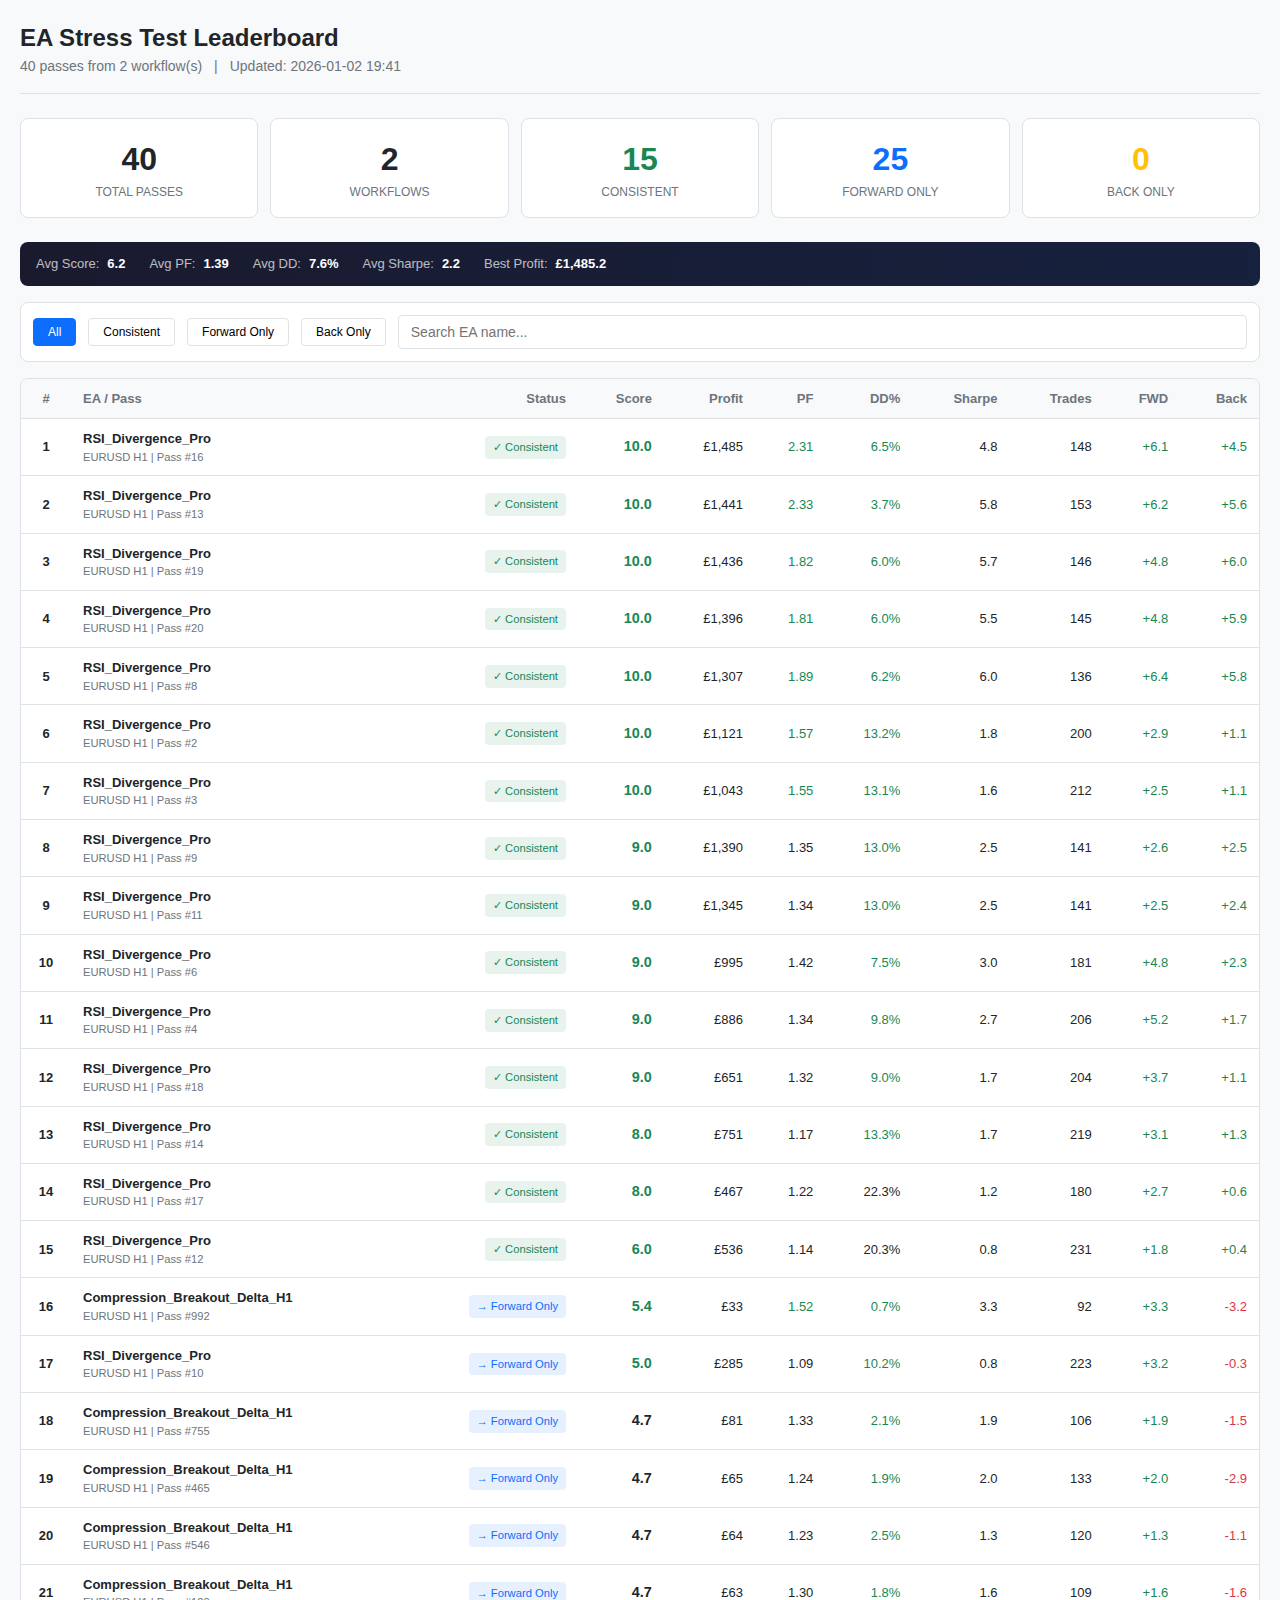
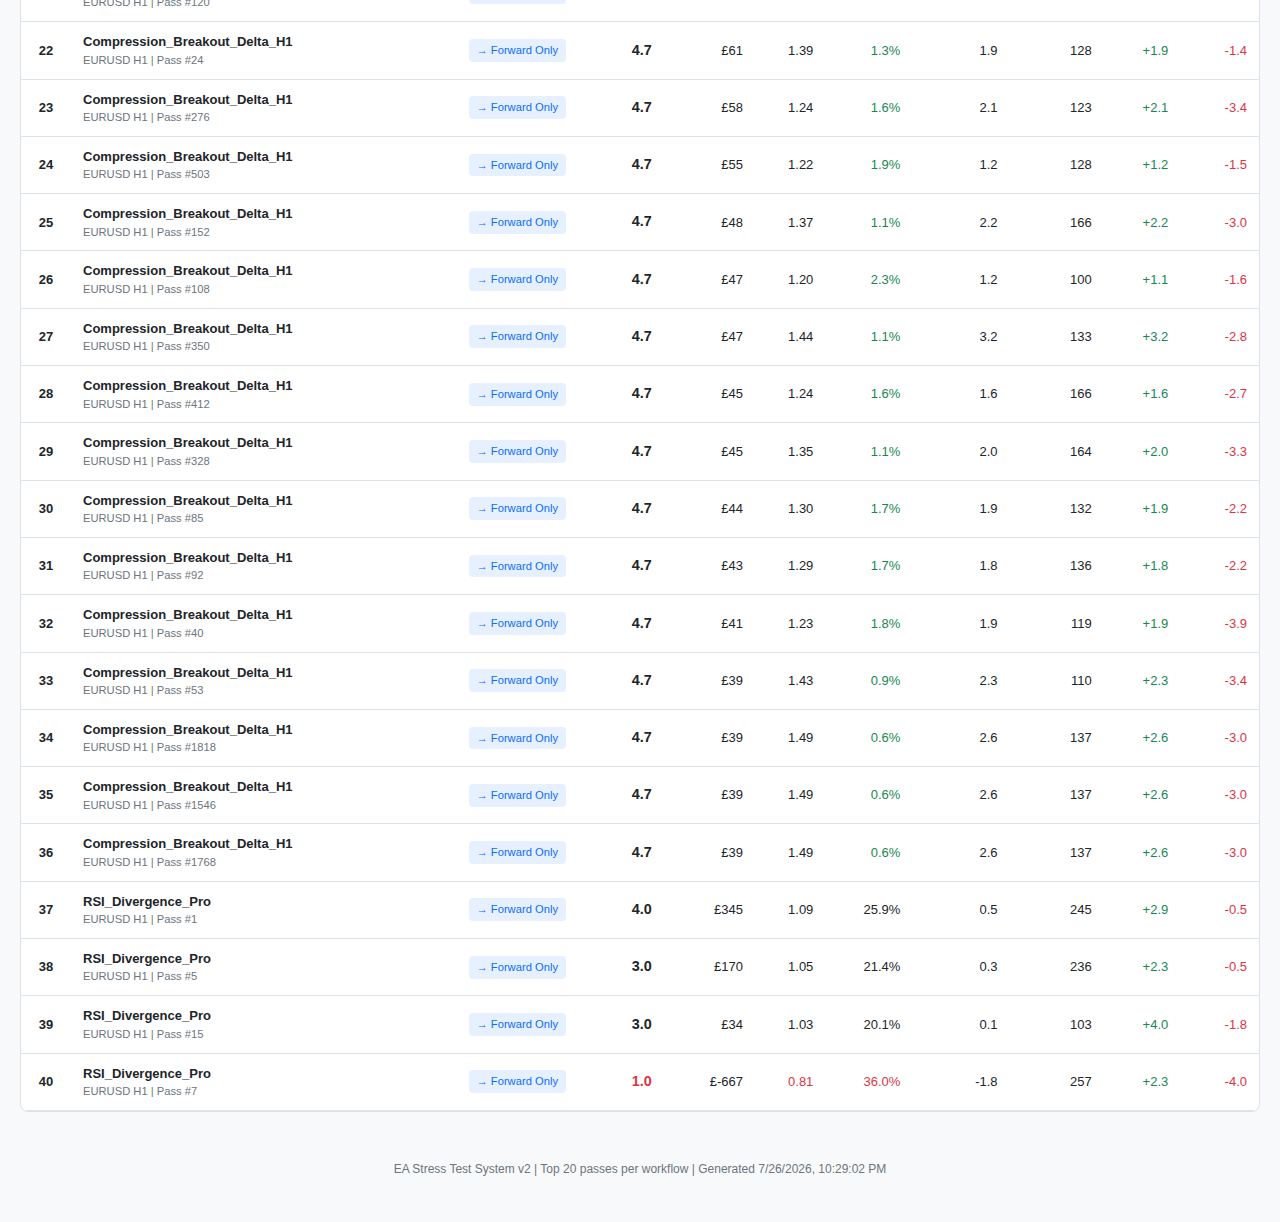
<file: runs/leaderboard/index.html>
<!DOCTYPE html>
<html lang="en">
<head>
    <meta charset="UTF-8">
    <meta name="viewport" content="width=device-width, initial-scale=1.0">
    <title>EA Stress Test - Leaderboard</title>
    <style>
        :root {
            --bg: #f8f9fa;
            --panel: #ffffff;
            --border: #dee2e6;
            --text: #212529;
            --text-muted: #6c757d;
            --accent: #0d6efd;
            --good: #198754;
            --warn: #ffc107;
            --bad: #dc3545;
            --forward: #0d6efd;
        }

        * { box-sizing: border-box; margin: 0; padding: 0; }

        body {
            font-family: -apple-system, BlinkMacSystemFont, 'Segoe UI', Roboto, Oxygen, Ubuntu, sans-serif;
            background: var(--bg);
            color: var(--text);
            line-height: 1.5;
        }

        .container {
            max-width: 1400px;
            margin: 0 auto;
            padding: 20px;
        }

        /* Header */
        .header {
            display: flex;
            justify-content: space-between;
            align-items: center;
            flex-wrap: wrap;
            gap: 16px;
            margin-bottom: 24px;
            padding-bottom: 16px;
            border-bottom: 1px solid var(--border);
        }

        .header h1 {
            font-size: 1.5rem;
            font-weight: 600;
        }

        .header-meta {
            display: flex;
            gap: 12px;
            flex-wrap: wrap;
            color: var(--text-muted);
            font-size: 0.875rem;
        }

        /* Summary Cards */
        .summary-grid {
            display: grid;
            grid-template-columns: repeat(auto-fit, minmax(140px, 1fr));
            gap: 12px;
            margin-bottom: 24px;
        }

        .summary-card {
            background: var(--panel);
            border: 1px solid var(--border);
            border-radius: 8px;
            padding: 16px;
            text-align: center;
        }

        .summary-card .value {
            font-size: 2rem;
            font-weight: 700;
        }

        .summary-card .label {
            font-size: 0.75rem;
            color: var(--text-muted);
            text-transform: uppercase;
        }

        .summary-card.consistent .value { color: var(--good); }
        .summary-card.forward .value { color: var(--forward); }
        .summary-card.back .value { color: var(--warn); }

        /* Quick Stats Row */
        .quick-stats {
            display: flex;
            gap: 24px;
            padding: 12px 16px;
            background: linear-gradient(90deg, #1a1a2e 0%, #16213e 100%);
            color: white;
            border-radius: 8px;
            margin-bottom: 16px;
            font-size: 0.8125rem;
            flex-wrap: wrap;
        }

        .quick-stats .stat {
            display: flex;
            gap: 8px;
            align-items: center;
        }

        .quick-stats .stat-label { opacity: 0.7; }
        .quick-stats .stat-value { font-weight: 600; }

        /* Filter Bar */
        .filter-bar {
            display: flex;
            gap: 12px;
            flex-wrap: wrap;
            padding: 12px;
            background: var(--panel);
            border: 1px solid var(--border);
            border-radius: 8px;
            margin-bottom: 16px;
            align-items: center;
        }

        .filter-btn {
            padding: 6px 14px;
            border: 1px solid var(--border);
            border-radius: 4px;
            background: var(--panel);
            cursor: pointer;
            font-size: 0.75rem;
            transition: all 0.2s;
        }

        .filter-btn:hover { background: var(--bg); }
        .filter-btn.active { background: var(--accent); color: white; border-color: var(--accent); }

        .search-input {
            flex: 1;
            min-width: 200px;
            padding: 8px 12px;
            border: 1px solid var(--border);
            border-radius: 4px;
            font-size: 0.875rem;
        }

        /* Main Table */
        .table-container {
            background: var(--panel);
            border: 1px solid var(--border);
            border-radius: 8px;
            overflow-x: auto;
        }

        .leaderboard-table {
            width: 100%;
            border-collapse: collapse;
            font-size: 0.8125rem;
        }

        .leaderboard-table th,
        .leaderboard-table td {
            padding: 10px 12px;
            text-align: right;
            border-bottom: 1px solid var(--border);
            white-space: nowrap;
        }

        .leaderboard-table th {
            background: var(--bg);
            font-weight: 600;
            color: var(--text-muted);
            position: sticky;
            top: 0;
            cursor: pointer;
            user-select: none;
        }

        .leaderboard-table th:hover { background: #e9ecef; }
        .leaderboard-table th.sorted { color: var(--accent); }
        .leaderboard-table th .sort-icon { margin-left: 4px; font-size: 0.7rem; }

        .leaderboard-table td:first-child,
        .leaderboard-table th:first-child { text-align: center; width: 50px; }
        .leaderboard-table td:nth-child(2),
        .leaderboard-table th:nth-child(2) { text-align: left; }

        .leaderboard-table tbody tr {
            cursor: pointer;
            transition: background 0.15s;
        }

        .leaderboard-table tbody tr:hover { background: #f8f9fa; }

        /* EA Name Cell */
        .ea-cell {
            display: flex;
            flex-direction: column;
        }
        .ea-name { font-weight: 600; }
        .ea-meta { font-size: 0.7rem; color: var(--text-muted); }

        /* Status Badge */
        .status-badge {
            display: inline-block;
            padding: 3px 8px;
            border-radius: 4px;
            font-size: 0.7rem;
            font-weight: 500;
        }

        .status-badge.consistent { background: rgba(25, 135, 84, 0.1); color: var(--good); }
        .status-badge.forward_only { background: rgba(13, 110, 253, 0.1); color: var(--forward); }
        .status-badge.back_only { background: rgba(255, 193, 7, 0.1); color: #997404; }
        .status-badge.mixed { background: rgba(108, 117, 125, 0.1); color: var(--text-muted); }

        .positive { color: var(--good); }
        .negative { color: var(--bad); }

        /* Score Cell */
        .score-cell {
            font-weight: 700;
            font-size: 0.9rem;
        }

        /* Empty State */
        .empty-state {
            padding: 48px;
            text-align: center;
            color: var(--text-muted);
        }

        /* Footer */
        .footer {
            text-align: center;
            padding: 24px;
            color: var(--text-muted);
            font-size: 0.75rem;
            margin-top: 24px;
        }
    </style>
</head>
<body>
    <div class="container">
        <!-- Header -->
        <header class="header">
            <div>
                <h1>EA Stress Test Leaderboard</h1>
                <div class="header-meta">
                    <span id="summaryText"></span>
                    <span>|</span>
                    <span id="lastUpdated"></span>
                </div>
            </div>
        </header>

        <!-- Summary Cards -->
        <div class="summary-grid">
            <div class="summary-card">
                <div class="value" id="totalCount">0</div>
                <div class="label">Total Passes</div>
            </div>
            <div class="summary-card">
                <div class="value" id="workflowCount">0</div>
                <div class="label">Workflows</div>
            </div>
            <div class="summary-card consistent">
                <div class="value" id="consistentCount">0</div>
                <div class="label">Consistent</div>
            </div>
            <div class="summary-card forward">
                <div class="value" id="forwardCount">0</div>
                <div class="label">Forward Only</div>
            </div>
            <div class="summary-card back">
                <div class="value" id="backCount">0</div>
                <div class="label">Back Only</div>
            </div>
        </div>

        <!-- Quick Stats -->
        <div class="quick-stats">
            <div class="stat">
                <span class="stat-label">Avg Score:</span>
                <span class="stat-value" id="avgScore">-</span>
            </div>
            <div class="stat">
                <span class="stat-label">Avg PF:</span>
                <span class="stat-value" id="avgPF">-</span>
            </div>
            <div class="stat">
                <span class="stat-label">Avg DD:</span>
                <span class="stat-value" id="avgDD">-</span>
            </div>
            <div class="stat">
                <span class="stat-label">Avg Sharpe:</span>
                <span class="stat-value" id="avgSharpe">-</span>
            </div>
            <div class="stat">
                <span class="stat-label">Best Profit:</span>
                <span class="stat-value" id="bestProfit">-</span>
            </div>
        </div>

        <!-- Filter Bar -->
        <div class="filter-bar">
            <button class="filter-btn active" data-filter="all">All</button>
            <button class="filter-btn" data-filter="consistent">Consistent</button>
            <button class="filter-btn" data-filter="forward_only">Forward Only</button>
            <button class="filter-btn" data-filter="back_only">Back Only</button>
            <input type="text" class="search-input" id="searchInput" placeholder="Search EA name...">
        </div>

        <!-- Leaderboard Table -->
        <div class="table-container">
            <table class="leaderboard-table" id="leaderboardTable">
                <thead>
                    <tr>
                        <th data-sort="rank">#</th>
                        <th data-sort="ea_name">EA / Pass</th>
                        <th data-sort="status">Status</th>
                        <th data-sort="score">Score</th>
                        <th data-sort="profit">Profit</th>
                        <th data-sort="pf">PF</th>
                        <th data-sort="dd">DD%</th>
                        <th data-sort="sharpe">Sharpe</th>
                        <th data-sort="trades">Trades</th>
                        <th data-sort="forward">FWD</th>
                        <th data-sort="back">Back</th>
                    </tr>
                </thead>
                <tbody id="leaderboardBody"></tbody>
            </table>
            <div class="empty-state" id="emptyState" style="display: none;">
                No passes match your filters.
            </div>
        </div>

        <footer class="footer">
            EA Stress Test System v2 | Top 20 passes per workflow | Generated <span id="genDate"></span>
        </footer>
    </div>

    <script>
        // DATA will be embedded here by the generator
        const DATA = {
  "passes": [
    {
      "ea_name": "RSI_Divergence_Pro",
      "symbol": "EURUSD",
      "timeframe": "H1",
      "pass_num": 16,
      "workflow_id": "RSI_Divergence_Pro_20260102_180501",
      "dashboard_link": "../dashboards/RSI_Divergence_Pro_20260102_180501/index.html",
      "created_at": "2026-01-02T18:05:01.797504",
      "score": "10.0",
      "score_num": 10,
      "profit": "\u00a31,485",
      "profit_num": 1485.2,
      "profit_factor": "2.31",
      "pf_num": 2.31,
      "max_drawdown_pct": "6.5%",
      "dd_num": 6.54,
      "sharpe_ratio": "4.8",
      "sharpe_num": 4.85,
      "total_trades": 148,
      "forward_result": "+6.1",
      "forward_num": 6.1,
      "back_result": "+4.5",
      "back_num": 4.5,
      "is_consistent": true,
      "status": "consistent",
      "status_label": "\u2713 Consistent",
      "parameters": {
        "RSI_Period": 18,
        "Swing_Strength": 5,
        "Min_Bars_Between": 7,
        "Max_Bars_Between": 80,
        "Tolerance": 0.25,
        "Risk_Percent": 1.75,
        "StopLoss_Points": 400,
        "TakeProfit_Multiplier": 2.5,
        "Max_Spread_Points": 20,
        "Max_Daily_Loss_Percent": 3,
        "Breakeven_Trigger_Points": 100,
        "Breakeven_Lock_Points": 20,
        "Trailing_Start_Points": 400,
        "Trailing_Step_Points": 70,
        "Partial_Close_Trigger_Points": 500,
        "Partial_Close_Percent": 30
      },
      "backtested": true,
      "rank": 1
    },
    {
      "ea_name": "RSI_Divergence_Pro",
      "symbol": "EURUSD",
      "timeframe": "H1",
      "pass_num": 13,
      "workflow_id": "RSI_Divergence_Pro_20260102_180501",
      "dashboard_link": "../dashboards/RSI_Divergence_Pro_20260102_180501/index.html",
      "created_at": "2026-01-02T18:05:01.797504",
      "score": "10.0",
      "score_num": 10,
      "profit": "\u00a31,441",
      "profit_num": 1440.72,
      "profit_factor": "2.33",
      "pf_num": 2.33,
      "max_drawdown_pct": "3.7%",
      "dd_num": 3.7,
      "sharpe_ratio": "5.8",
      "sharpe_num": 5.76,
      "total_trades": 153,
      "forward_result": "+6.2",
      "forward_num": 6.22,
      "back_result": "+5.6",
      "back_num": 5.64,
      "is_consistent": true,
      "status": "consistent",
      "status_label": "\u2713 Consistent",
      "parameters": {
        "RSI_Period": 20,
        "Swing_Strength": 5,
        "Min_Bars_Between": 7,
        "Max_Bars_Between": 40,
        "Tolerance": 0.15,
        "Risk_Percent": 1.75,
        "StopLoss_Points": 400,
        "TakeProfit_Multiplier": 2.5,
        "Max_Spread_Points": 20,
        "Max_Daily_Loss_Percent": 3,
        "Breakeven_Trigger_Points": 100,
        "Breakeven_Lock_Points": 20,
        "Trailing_Start_Points": 300,
        "Trailing_Step_Points": 80,
        "Partial_Close_Trigger_Points": 300,
        "Partial_Close_Percent": 50
      },
      "backtested": true,
      "rank": 2
    },
    {
      "ea_name": "RSI_Divergence_Pro",
      "symbol": "EURUSD",
      "timeframe": "H1",
      "pass_num": 19,
      "workflow_id": "RSI_Divergence_Pro_20260102_180501",
      "dashboard_link": "../dashboards/RSI_Divergence_Pro_20260102_180501/index.html",
      "created_at": "2026-01-02T18:05:01.797504",
      "score": "10.0",
      "score_num": 10,
      "profit": "\u00a31,436",
      "profit_num": 1435.88,
      "profit_factor": "1.82",
      "pf_num": 1.82,
      "max_drawdown_pct": "6.0%",
      "dd_num": 6.05,
      "sharpe_ratio": "5.7",
      "sharpe_num": 5.65,
      "total_trades": 146,
      "forward_result": "+4.8",
      "forward_num": 4.76,
      "back_result": "+6.0",
      "back_num": 6.03,
      "is_consistent": true,
      "status": "consistent",
      "status_label": "\u2713 Consistent",
      "parameters": {
        "RSI_Period": 20,
        "Swing_Strength": 5,
        "Min_Bars_Between": 3,
        "Max_Bars_Between": 40,
        "Tolerance": 0.05,
        "Risk_Percent": 2.0,
        "StopLoss_Points": 300,
        "TakeProfit_Multiplier": 2.0,
        "Max_Spread_Points": 20,
        "Max_Daily_Loss_Percent": 5,
        "Breakeven_Trigger_Points": 100,
        "Breakeven_Lock_Points": 20,
        "Trailing_Start_Points": 400,
        "Trailing_Step_Points": 30,
        "Partial_Close_Trigger_Points": 300,
        "Partial_Close_Percent": 30
      },
      "backtested": true,
      "rank": 3
    },
    {
      "ea_name": "RSI_Divergence_Pro",
      "symbol": "EURUSD",
      "timeframe": "H1",
      "pass_num": 20,
      "workflow_id": "RSI_Divergence_Pro_20260102_180501",
      "dashboard_link": "../dashboards/RSI_Divergence_Pro_20260102_180501/index.html",
      "created_at": "2026-01-02T18:05:01.797504",
      "score": "10.0",
      "score_num": 10,
      "profit": "\u00a31,396",
      "profit_num": 1395.5,
      "profit_factor": "1.81",
      "pf_num": 1.81,
      "max_drawdown_pct": "6.0%",
      "dd_num": 6.0,
      "sharpe_ratio": "5.5",
      "sharpe_num": 5.54,
      "total_trades": 145,
      "forward_result": "+4.8",
      "forward_num": 4.76,
      "back_result": "+5.9",
      "back_num": 5.87,
      "is_consistent": true,
      "status": "consistent",
      "status_label": "\u2713 Consistent",
      "parameters": {
        "RSI_Period": 20,
        "Swing_Strength": 5,
        "Min_Bars_Between": 3,
        "Max_Bars_Between": 40,
        "Tolerance": 0.05,
        "Risk_Percent": 2.0,
        "StopLoss_Points": 300,
        "TakeProfit_Multiplier": 2.0,
        "Max_Spread_Points": 20,
        "Max_Daily_Loss_Percent": 5,
        "Breakeven_Trigger_Points": 100,
        "Breakeven_Lock_Points": 20,
        "Trailing_Start_Points": 250,
        "Trailing_Step_Points": 80,
        "Partial_Close_Trigger_Points": 300,
        "Partial_Close_Percent": 30
      },
      "backtested": true,
      "rank": 4
    },
    {
      "ea_name": "RSI_Divergence_Pro",
      "symbol": "EURUSD",
      "timeframe": "H1",
      "pass_num": 8,
      "workflow_id": "RSI_Divergence_Pro_20260102_180501",
      "dashboard_link": "../dashboards/RSI_Divergence_Pro_20260102_180501/index.html",
      "created_at": "2026-01-02T18:05:01.797504",
      "score": "10.0",
      "score_num": 10,
      "profit": "\u00a31,307",
      "profit_num": 1306.96,
      "profit_factor": "1.89",
      "pf_num": 1.89,
      "max_drawdown_pct": "6.2%",
      "dd_num": 6.25,
      "sharpe_ratio": "6.0",
      "sharpe_num": 6.04,
      "total_trades": 136,
      "forward_result": "+6.4",
      "forward_num": 6.44,
      "back_result": "+5.8",
      "back_num": 5.84,
      "is_consistent": true,
      "status": "consistent",
      "status_label": "\u2713 Consistent",
      "parameters": {
        "RSI_Period": 18,
        "Swing_Strength": 5,
        "Min_Bars_Between": 9,
        "Max_Bars_Between": 60,
        "Tolerance": 0.05,
        "Risk_Percent": 2.0,
        "StopLoss_Points": 300,
        "TakeProfit_Multiplier": 2.0,
        "Max_Spread_Points": 20,
        "Max_Daily_Loss_Percent": 5,
        "Breakeven_Trigger_Points": 100,
        "Breakeven_Lock_Points": 5,
        "Trailing_Start_Points": 250,
        "Trailing_Step_Points": 30,
        "Partial_Close_Trigger_Points": 250,
        "Partial_Close_Percent": 60
      },
      "backtested": true,
      "rank": 5
    },
    {
      "ea_name": "RSI_Divergence_Pro",
      "symbol": "EURUSD",
      "timeframe": "H1",
      "pass_num": 2,
      "workflow_id": "RSI_Divergence_Pro_20260102_180501",
      "dashboard_link": "../dashboards/RSI_Divergence_Pro_20260102_180501/index.html",
      "created_at": "2026-01-02T18:05:01.797504",
      "score": "10.0",
      "score_num": 10,
      "profit": "\u00a31,121",
      "profit_num": 1120.54,
      "profit_factor": "1.57",
      "pf_num": 1.57,
      "max_drawdown_pct": "13.2%",
      "dd_num": 13.15,
      "sharpe_ratio": "1.8",
      "sharpe_num": 1.76,
      "total_trades": 200,
      "forward_result": "+2.9",
      "forward_num": 2.88,
      "back_result": "+1.1",
      "back_num": 1.11,
      "is_consistent": true,
      "status": "consistent",
      "status_label": "\u2713 Consistent",
      "parameters": {
        "RSI_Period": 12,
        "Swing_Strength": 3,
        "Min_Bars_Between": 7,
        "Max_Bars_Between": 40,
        "Tolerance": 0.15,
        "Risk_Percent": 1.75,
        "StopLoss_Points": 600,
        "TakeProfit_Multiplier": 2.5,
        "Max_Spread_Points": 30,
        "Max_Daily_Loss_Percent": 5,
        "Breakeven_Trigger_Points": 300,
        "Breakeven_Lock_Points": 5,
        "Trailing_Start_Points": 300,
        "Trailing_Step_Points": 40,
        "Partial_Close_Trigger_Points": 350,
        "Partial_Close_Percent": 40
      },
      "backtested": true,
      "rank": 6
    },
    {
      "ea_name": "RSI_Divergence_Pro",
      "symbol": "EURUSD",
      "timeframe": "H1",
      "pass_num": 3,
      "workflow_id": "RSI_Divergence_Pro_20260102_180501",
      "dashboard_link": "../dashboards/RSI_Divergence_Pro_20260102_180501/index.html",
      "created_at": "2026-01-02T18:05:01.797504",
      "score": "10.0",
      "score_num": 10,
      "profit": "\u00a31,043",
      "profit_num": 1042.69,
      "profit_factor": "1.55",
      "pf_num": 1.55,
      "max_drawdown_pct": "13.1%",
      "dd_num": 13.07,
      "sharpe_ratio": "1.6",
      "sharpe_num": 1.63,
      "total_trades": 212,
      "forward_result": "+2.5",
      "forward_num": 2.53,
      "back_result": "+1.1",
      "back_num": 1.05,
      "is_consistent": true,
      "status": "consistent",
      "status_label": "\u2713 Consistent",
      "parameters": {
        "RSI_Period": 12,
        "Swing_Strength": 3,
        "Min_Bars_Between": 7,
        "Max_Bars_Between": 40,
        "Tolerance": 0.15,
        "Risk_Percent": 1.75,
        "StopLoss_Points": 600,
        "TakeProfit_Multiplier": 2.5,
        "Max_Spread_Points": 30,
        "Max_Daily_Loss_Percent": 5,
        "Breakeven_Trigger_Points": 300,
        "Breakeven_Lock_Points": 5,
        "Trailing_Start_Points": 350,
        "Trailing_Step_Points": 80,
        "Partial_Close_Trigger_Points": 250,
        "Partial_Close_Percent": 30
      },
      "backtested": true,
      "rank": 7
    },
    {
      "ea_name": "RSI_Divergence_Pro",
      "symbol": "EURUSD",
      "timeframe": "H1",
      "pass_num": 9,
      "workflow_id": "RSI_Divergence_Pro_20260102_180501",
      "dashboard_link": "../dashboards/RSI_Divergence_Pro_20260102_180501/index.html",
      "created_at": "2026-01-02T18:05:01.797504",
      "score": "9.0",
      "score_num": 9,
      "profit": "\u00a31,390",
      "profit_num": 1389.85,
      "profit_factor": "1.35",
      "pf_num": 1.35,
      "max_drawdown_pct": "13.0%",
      "dd_num": 12.96,
      "sharpe_ratio": "2.5",
      "sharpe_num": 2.54,
      "total_trades": 141,
      "forward_result": "+2.6",
      "forward_num": 2.57,
      "back_result": "+2.5",
      "back_num": 2.49,
      "is_consistent": true,
      "status": "consistent",
      "status_label": "\u2713 Consistent",
      "parameters": {
        "RSI_Period": 18,
        "Swing_Strength": 4,
        "Min_Bars_Between": 5,
        "Max_Bars_Between": 60,
        "Tolerance": 0.1,
        "Risk_Percent": 1.75,
        "StopLoss_Points": 300,
        "TakeProfit_Multiplier": 1.5,
        "Max_Spread_Points": 30,
        "Max_Daily_Loss_Percent": 5,
        "Breakeven_Trigger_Points": 300,
        "Breakeven_Lock_Points": 20,
        "Trailing_Start_Points": 450,
        "Trailing_Step_Points": 50,
        "Partial_Close_Trigger_Points": 500,
        "Partial_Close_Percent": 60
      },
      "backtested": true,
      "rank": 8
    },
    {
      "ea_name": "RSI_Divergence_Pro",
      "symbol": "EURUSD",
      "timeframe": "H1",
      "pass_num": 11,
      "workflow_id": "RSI_Divergence_Pro_20260102_180501",
      "dashboard_link": "../dashboards/RSI_Divergence_Pro_20260102_180501/index.html",
      "created_at": "2026-01-02T18:05:01.797504",
      "score": "9.0",
      "score_num": 9,
      "profit": "\u00a31,345",
      "profit_num": 1344.54,
      "profit_factor": "1.34",
      "pf_num": 1.34,
      "max_drawdown_pct": "13.0%",
      "dd_num": 13.04,
      "sharpe_ratio": "2.5",
      "sharpe_num": 2.47,
      "total_trades": 141,
      "forward_result": "+2.5",
      "forward_num": 2.54,
      "back_result": "+2.4",
      "back_num": 2.44,
      "is_consistent": true,
      "status": "consistent",
      "status_label": "\u2713 Consistent",
      "parameters": {
        "RSI_Period": 18,
        "Swing_Strength": 4,
        "Min_Bars_Between": 5,
        "Max_Bars_Between": 60,
        "Tolerance": 0.1,
        "Risk_Percent": 1.75,
        "StopLoss_Points": 300,
        "TakeProfit_Multiplier": 1.5,
        "Max_Spread_Points": 30,
        "Max_Daily_Loss_Percent": 5,
        "Breakeven_Trigger_Points": 300,
        "Breakeven_Lock_Points": 15,
        "Trailing_Start_Points": 450,
        "Trailing_Step_Points": 50,
        "Partial_Close_Trigger_Points": 500,
        "Partial_Close_Percent": 60
      },
      "backtested": true,
      "rank": 9
    },
    {
      "ea_name": "RSI_Divergence_Pro",
      "symbol": "EURUSD",
      "timeframe": "H1",
      "pass_num": 6,
      "workflow_id": "RSI_Divergence_Pro_20260102_180501",
      "dashboard_link": "../dashboards/RSI_Divergence_Pro_20260102_180501/index.html",
      "created_at": "2026-01-02T18:05:01.797504",
      "score": "9.0",
      "score_num": 9,
      "profit": "\u00a3995",
      "profit_num": 994.9,
      "profit_factor": "1.42",
      "pf_num": 1.42,
      "max_drawdown_pct": "7.5%",
      "dd_num": 7.51,
      "sharpe_ratio": "3.0",
      "sharpe_num": 2.96,
      "total_trades": 181,
      "forward_result": "+4.8",
      "forward_num": 4.82,
      "back_result": "+2.3",
      "back_num": 2.32,
      "is_consistent": true,
      "status": "consistent",
      "status_label": "\u2713 Consistent",
      "parameters": {
        "RSI_Period": 12,
        "Swing_Strength": 5,
        "Min_Bars_Between": 7,
        "Max_Bars_Between": 70,
        "Tolerance": 0.25,
        "Risk_Percent": 2.0,
        "StopLoss_Points": 300,
        "TakeProfit_Multiplier": 2.25,
        "Max_Spread_Points": 20,
        "Max_Daily_Loss_Percent": 5,
        "Breakeven_Trigger_Points": 100,
        "Breakeven_Lock_Points": 5,
        "Trailing_Start_Points": 250,
        "Trailing_Step_Points": 40,
        "Partial_Close_Trigger_Points": 300,
        "Partial_Close_Percent": 40
      },
      "backtested": true,
      "rank": 10
    },
    {
      "ea_name": "RSI_Divergence_Pro",
      "symbol": "EURUSD",
      "timeframe": "H1",
      "pass_num": 4,
      "workflow_id": "RSI_Divergence_Pro_20260102_180501",
      "dashboard_link": "../dashboards/RSI_Divergence_Pro_20260102_180501/index.html",
      "created_at": "2026-01-02T18:05:01.797504",
      "score": "9.0",
      "score_num": 9,
      "profit": "\u00a3886",
      "profit_num": 885.57,
      "profit_factor": "1.34",
      "pf_num": 1.34,
      "max_drawdown_pct": "9.8%",
      "dd_num": 9.82,
      "sharpe_ratio": "2.7",
      "sharpe_num": 2.69,
      "total_trades": 206,
      "forward_result": "+5.2",
      "forward_num": 5.23,
      "back_result": "+1.7",
      "back_num": 1.74,
      "is_consistent": true,
      "status": "consistent",
      "status_label": "\u2713 Consistent",
      "parameters": {
        "RSI_Period": 8,
        "Swing_Strength": 5,
        "Min_Bars_Between": 9,
        "Max_Bars_Between": 60,
        "Tolerance": 0.2,
        "Risk_Percent": 1.25,
        "StopLoss_Points": 300,
        "TakeProfit_Multiplier": 2.0,
        "Max_Spread_Points": 30,
        "Max_Daily_Loss_Percent": 3,
        "Breakeven_Trigger_Points": 200,
        "Breakeven_Lock_Points": 5,
        "Trailing_Start_Points": 200,
        "Trailing_Step_Points": 70,
        "Partial_Close_Trigger_Points": 350,
        "Partial_Close_Percent": 40
      },
      "backtested": true,
      "rank": 11
    },
    {
      "ea_name": "RSI_Divergence_Pro",
      "symbol": "EURUSD",
      "timeframe": "H1",
      "pass_num": 18,
      "workflow_id": "RSI_Divergence_Pro_20260102_180501",
      "dashboard_link": "../dashboards/RSI_Divergence_Pro_20260102_180501/index.html",
      "created_at": "2026-01-02T18:05:01.797504",
      "score": "9.0",
      "score_num": 9,
      "profit": "\u00a3651",
      "profit_num": 651.47,
      "profit_factor": "1.32",
      "pf_num": 1.32,
      "max_drawdown_pct": "9.0%",
      "dd_num": 9.03,
      "sharpe_ratio": "1.7",
      "sharpe_num": 1.67,
      "total_trades": 204,
      "forward_result": "+3.7",
      "forward_num": 3.69,
      "back_result": "+1.1",
      "back_num": 1.11,
      "is_consistent": true,
      "status": "consistent",
      "status_label": "\u2713 Consistent",
      "parameters": {
        "RSI_Period": 12,
        "Swing_Strength": 5,
        "Min_Bars_Between": 5,
        "Max_Bars_Between": 80,
        "Tolerance": 0.25,
        "Risk_Percent": 1.75,
        "StopLoss_Points": 400,
        "TakeProfit_Multiplier": 2.5,
        "Max_Spread_Points": 50,
        "Max_Daily_Loss_Percent": 6,
        "Breakeven_Trigger_Points": 150,
        "Breakeven_Lock_Points": 10,
        "Trailing_Start_Points": 450,
        "Trailing_Step_Points": 50,
        "Partial_Close_Trigger_Points": 300,
        "Partial_Close_Percent": 50
      },
      "backtested": true,
      "rank": 12
    },
    {
      "ea_name": "RSI_Divergence_Pro",
      "symbol": "EURUSD",
      "timeframe": "H1",
      "pass_num": 14,
      "workflow_id": "RSI_Divergence_Pro_20260102_180501",
      "dashboard_link": "../dashboards/RSI_Divergence_Pro_20260102_180501/index.html",
      "created_at": "2026-01-02T18:05:01.797504",
      "score": "8.0",
      "score_num": 8,
      "profit": "\u00a3751",
      "profit_num": 750.55,
      "profit_factor": "1.17",
      "pf_num": 1.17,
      "max_drawdown_pct": "13.3%",
      "dd_num": 13.28,
      "sharpe_ratio": "1.7",
      "sharpe_num": 1.73,
      "total_trades": 219,
      "forward_result": "+3.1",
      "forward_num": 3.06,
      "back_result": "+1.3",
      "back_num": 1.27,
      "is_consistent": true,
      "status": "consistent",
      "status_label": "\u2713 Consistent",
      "parameters": {
        "RSI_Period": 8,
        "Swing_Strength": 5,
        "Min_Bars_Between": 5,
        "Max_Bars_Between": 70,
        "Tolerance": 0.15,
        "Risk_Percent": 1.75,
        "StopLoss_Points": 200,
        "TakeProfit_Multiplier": 2.75,
        "Max_Spread_Points": 20,
        "Max_Daily_Loss_Percent": 7,
        "Breakeven_Trigger_Points": 150,
        "Breakeven_Lock_Points": 15,
        "Trailing_Start_Points": 200,
        "Trailing_Step_Points": 80,
        "Partial_Close_Trigger_Points": 300,
        "Partial_Close_Percent": 60
      },
      "backtested": true,
      "rank": 13
    },
    {
      "ea_name": "RSI_Divergence_Pro",
      "symbol": "EURUSD",
      "timeframe": "H1",
      "pass_num": 17,
      "workflow_id": "RSI_Divergence_Pro_20260102_180501",
      "dashboard_link": "../dashboards/RSI_Divergence_Pro_20260102_180501/index.html",
      "created_at": "2026-01-02T18:05:01.797504",
      "score": "8.0",
      "score_num": 8,
      "profit": "\u00a3467",
      "profit_num": 466.87,
      "profit_factor": "1.22",
      "pf_num": 1.22,
      "max_drawdown_pct": "22.3%",
      "dd_num": 22.26,
      "sharpe_ratio": "1.2",
      "sharpe_num": 1.23,
      "total_trades": 180,
      "forward_result": "+2.7",
      "forward_num": 2.7,
      "back_result": "+0.6",
      "back_num": 0.55,
      "is_consistent": true,
      "status": "consistent",
      "status_label": "\u2713 Consistent",
      "parameters": {
        "RSI_Period": 12,
        "Swing_Strength": 2,
        "Min_Bars_Between": 7,
        "Max_Bars_Between": 70,
        "Tolerance": 0.25,
        "Risk_Percent": 1.5,
        "StopLoss_Points": 500,
        "TakeProfit_Multiplier": 1.75,
        "Max_Spread_Points": 30,
        "Max_Daily_Loss_Percent": 6,
        "Breakeven_Trigger_Points": 300,
        "Breakeven_Lock_Points": 20,
        "Trailing_Start_Points": 400,
        "Trailing_Step_Points": 70,
        "Partial_Close_Trigger_Points": 400,
        "Partial_Close_Percent": 60
      },
      "backtested": true,
      "rank": 14
    },
    {
      "ea_name": "RSI_Divergence_Pro",
      "symbol": "EURUSD",
      "timeframe": "H1",
      "pass_num": 12,
      "workflow_id": "RSI_Divergence_Pro_20260102_180501",
      "dashboard_link": "../dashboards/RSI_Divergence_Pro_20260102_180501/index.html",
      "created_at": "2026-01-02T18:05:01.797504",
      "score": "6.0",
      "score_num": 6,
      "profit": "\u00a3536",
      "profit_num": 535.98,
      "profit_factor": "1.14",
      "pf_num": 1.14,
      "max_drawdown_pct": "20.3%",
      "dd_num": 20.32,
      "sharpe_ratio": "0.8",
      "sharpe_num": 0.84,
      "total_trades": 231,
      "forward_result": "+1.8",
      "forward_num": 1.83,
      "back_result": "+0.4",
      "back_num": 0.41,
      "is_consistent": true,
      "status": "consistent",
      "status_label": "\u2713 Consistent",
      "parameters": {
        "RSI_Period": 16,
        "Swing_Strength": 3,
        "Min_Bars_Between": 5,
        "Max_Bars_Between": 70,
        "Tolerance": 0.3,
        "Risk_Percent": 1.5,
        "StopLoss_Points": 300,
        "TakeProfit_Multiplier": 2.75,
        "Max_Spread_Points": 50,
        "Max_Daily_Loss_Percent": 8,
        "Breakeven_Trigger_Points": 250,
        "Breakeven_Lock_Points": 15,
        "Trailing_Start_Points": 400,
        "Trailing_Step_Points": 40,
        "Partial_Close_Trigger_Points": 450,
        "Partial_Close_Percent": 40
      },
      "backtested": true,
      "rank": 15
    },
    {
      "ea_name": "Compression_Breakout_Delta_H1",
      "symbol": "EURUSD",
      "timeframe": "H1",
      "pass_num": 992,
      "workflow_id": "Compression_Breakout_Delta_H1_20260102_072518",
      "dashboard_link": "../dashboards/Compression_Breakout_Delta_H1_20260102_072518/index.html",
      "created_at": "2026-01-02T07:25:18.422396",
      "score": "5.4",
      "score_num": 5.4,
      "profit": "\u00a333",
      "profit_num": 33.45,
      "profit_factor": "1.52",
      "pf_num": 1.52038,
      "max_drawdown_pct": "0.7%",
      "dd_num": 0.7249,
      "sharpe_ratio": "3.3",
      "sharpe_num": 3.284508,
      "total_trades": 92,
      "forward_result": "+3.3",
      "forward_num": 3.28,
      "back_result": "-3.2",
      "back_num": -3.23,
      "is_consistent": false,
      "status": "forward_only",
      "status_label": "\u2192 Forward Only",
      "parameters": {
        "Inp_RiskPercent": 0.75,
        "Inp_SL_ATR_Min": 2.5,
        "Inp_TP_ATR_Mult": 1.5,
        "Inp_CompressionThreshold": 0.7,
        "Inp_VP_Period": 90,
        "Inp_VP_ValueAreaPct": 80,
        "Inp_VolumeSurgeMultiplier": 1.8,
        "Inp_SessionStartHour": 8,
        "Inp_SessionEndHour": 17
      },
      "rank": 16
    },
    {
      "ea_name": "RSI_Divergence_Pro",
      "symbol": "EURUSD",
      "timeframe": "H1",
      "pass_num": 10,
      "workflow_id": "RSI_Divergence_Pro_20260102_180501",
      "dashboard_link": "../dashboards/RSI_Divergence_Pro_20260102_180501/index.html",
      "created_at": "2026-01-02T18:05:01.797504",
      "score": "5.0",
      "score_num": 5,
      "profit": "\u00a3285",
      "profit_num": 284.82,
      "profit_factor": "1.09",
      "pf_num": 1.09,
      "max_drawdown_pct": "10.2%",
      "dd_num": 10.2,
      "sharpe_ratio": "0.8",
      "sharpe_num": 0.85,
      "total_trades": 223,
      "forward_result": "+3.2",
      "forward_num": 3.21,
      "back_result": "-0.3",
      "back_num": -0.33,
      "is_consistent": false,
      "status": "forward_only",
      "status_label": "\u2192 Forward Only",
      "parameters": {
        "RSI_Period": 8,
        "Swing_Strength": 5,
        "Min_Bars_Between": 7,
        "Max_Bars_Between": 40,
        "Tolerance": 0.25,
        "Risk_Percent": 1.75,
        "StopLoss_Points": 300,
        "TakeProfit_Multiplier": 1.5,
        "Max_Spread_Points": 20,
        "Max_Daily_Loss_Percent": 6,
        "Breakeven_Trigger_Points": 250,
        "Breakeven_Lock_Points": 10,
        "Trailing_Start_Points": 200,
        "Trailing_Step_Points": 50,
        "Partial_Close_Trigger_Points": 250,
        "Partial_Close_Percent": 30
      },
      "backtested": true,
      "rank": 17
    },
    {
      "ea_name": "Compression_Breakout_Delta_H1",
      "symbol": "EURUSD",
      "timeframe": "H1",
      "pass_num": 755,
      "workflow_id": "Compression_Breakout_Delta_H1_20260102_072518",
      "dashboard_link": "../dashboards/Compression_Breakout_Delta_H1_20260102_072518/index.html",
      "created_at": "2026-01-02T07:25:18.422396",
      "score": "4.7",
      "score_num": 4.7,
      "profit": "\u00a381",
      "profit_num": 80.56,
      "profit_factor": "1.33",
      "pf_num": 1.33155,
      "max_drawdown_pct": "2.1%",
      "dd_num": 2.102,
      "sharpe_ratio": "1.9",
      "sharpe_num": 1.890777,
      "total_trades": 106,
      "forward_result": "+1.9",
      "forward_num": 1.89,
      "back_result": "-1.5",
      "back_num": -1.52,
      "is_consistent": false,
      "status": "forward_only",
      "status_label": "\u2192 Forward Only",
      "parameters": {
        "Inp_RiskPercent": 2.0,
        "Inp_SL_ATR_Min": 1.5,
        "Inp_TP_ATR_Mult": 3.0,
        "Inp_CompressionThreshold": 0.9,
        "Inp_VP_Period": 120,
        "Inp_VP_ValueAreaPct": 70,
        "Inp_VolumeSurgeMultiplier": 1.2,
        "Inp_SessionStartHour": 9,
        "Inp_SessionEndHour": 17
      },
      "rank": 18
    },
    {
      "ea_name": "Compression_Breakout_Delta_H1",
      "symbol": "EURUSD",
      "timeframe": "H1",
      "pass_num": 465,
      "workflow_id": "Compression_Breakout_Delta_H1_20260102_072518",
      "dashboard_link": "../dashboards/Compression_Breakout_Delta_H1_20260102_072518/index.html",
      "created_at": "2026-01-02T07:25:18.422396",
      "score": "4.7",
      "score_num": 4.7,
      "profit": "\u00a365",
      "profit_num": 64.85,
      "profit_factor": "1.24",
      "pf_num": 1.23967,
      "max_drawdown_pct": "1.9%",
      "dd_num": 1.8799,
      "sharpe_ratio": "2.0",
      "sharpe_num": 1.991756,
      "total_trades": 133,
      "forward_result": "+2.0",
      "forward_num": 1.99,
      "back_result": "-2.9",
      "back_num": -2.91,
      "is_consistent": false,
      "status": "forward_only",
      "status_label": "\u2192 Forward Only",
      "parameters": {
        "Inp_RiskPercent": 1.5,
        "Inp_SL_ATR_Min": 1.0,
        "Inp_TP_ATR_Mult": 2.5,
        "Inp_CompressionThreshold": 0.6,
        "Inp_VP_Period": 90,
        "Inp_VP_ValueAreaPct": 60,
        "Inp_VolumeSurgeMultiplier": 2.0,
        "Inp_SessionStartHour": 8,
        "Inp_SessionEndHour": 17
      },
      "rank": 19
    },
    {
      "ea_name": "Compression_Breakout_Delta_H1",
      "symbol": "EURUSD",
      "timeframe": "H1",
      "pass_num": 546,
      "workflow_id": "Compression_Breakout_Delta_H1_20260102_072518",
      "dashboard_link": "../dashboards/Compression_Breakout_Delta_H1_20260102_072518/index.html",
      "created_at": "2026-01-02T07:25:18.422396",
      "score": "4.7",
      "score_num": 4.7,
      "profit": "\u00a364",
      "profit_num": 63.7,
      "profit_factor": "1.23",
      "pf_num": 1.232983,
      "max_drawdown_pct": "2.5%",
      "dd_num": 2.5337,
      "sharpe_ratio": "1.3",
      "sharpe_num": 1.327951,
      "total_trades": 120,
      "forward_result": "+1.3",
      "forward_num": 1.33,
      "back_result": "-1.1",
      "back_num": -1.05,
      "is_consistent": false,
      "status": "forward_only",
      "status_label": "\u2192 Forward Only",
      "parameters": {
        "Inp_RiskPercent": 2.0,
        "Inp_SL_ATR_Min": 1.5,
        "Inp_TP_ATR_Mult": 3.0,
        "Inp_CompressionThreshold": 0.9,
        "Inp_VP_Period": 120,
        "Inp_VP_ValueAreaPct": 70,
        "Inp_VolumeSurgeMultiplier": 1.2,
        "Inp_SessionStartHour": 8,
        "Inp_SessionEndHour": 18
      },
      "rank": 20
    },
    {
      "ea_name": "Compression_Breakout_Delta_H1",
      "symbol": "EURUSD",
      "timeframe": "H1",
      "pass_num": 120,
      "workflow_id": "Compression_Breakout_Delta_H1_20260102_072518",
      "dashboard_link": "../dashboards/Compression_Breakout_Delta_H1_20260102_072518/index.html",
      "created_at": "2026-01-02T07:25:18.422396",
      "score": "4.7",
      "score_num": 4.7,
      "profit": "\u00a363",
      "profit_num": 63.48,
      "profit_factor": "1.30",
      "pf_num": 1.296359,
      "max_drawdown_pct": "1.8%",
      "dd_num": 1.7548,
      "sharpe_ratio": "1.6",
      "sharpe_num": 1.641816,
      "total_trades": 109,
      "forward_result": "+1.6",
      "forward_num": 1.64,
      "back_result": "-1.6",
      "back_num": -1.58,
      "is_consistent": false,
      "status": "forward_only",
      "status_label": "\u2192 Forward Only",
      "parameters": {
        "Inp_RiskPercent": 1.75,
        "Inp_SL_ATR_Min": 2.25,
        "Inp_TP_ATR_Mult": 4.0,
        "Inp_CompressionThreshold": 0.7,
        "Inp_VP_Period": 120,
        "Inp_VP_ValueAreaPct": 70,
        "Inp_VolumeSurgeMultiplier": 1.2,
        "Inp_SessionStartHour": 7,
        "Inp_SessionEndHour": 17
      },
      "rank": 21
    },
    {
      "ea_name": "Compression_Breakout_Delta_H1",
      "symbol": "EURUSD",
      "timeframe": "H1",
      "pass_num": 24,
      "workflow_id": "Compression_Breakout_Delta_H1_20260102_072518",
      "dashboard_link": "../dashboards/Compression_Breakout_Delta_H1_20260102_072518/index.html",
      "created_at": "2026-01-02T07:25:18.422396",
      "score": "4.7",
      "score_num": 4.7,
      "profit": "\u00a361",
      "profit_num": 61.26,
      "profit_factor": "1.39",
      "pf_num": 1.392592,
      "max_drawdown_pct": "1.3%",
      "dd_num": 1.2867,
      "sharpe_ratio": "1.9",
      "sharpe_num": 1.870482,
      "total_trades": 128,
      "forward_result": "+1.9",
      "forward_num": 1.87,
      "back_result": "-1.4",
      "back_num": -1.39,
      "is_consistent": false,
      "status": "forward_only",
      "status_label": "\u2192 Forward Only",
      "parameters": {
        "Inp_RiskPercent": 1.25,
        "Inp_SL_ATR_Min": 2.5,
        "Inp_TP_ATR_Mult": 4.0,
        "Inp_CompressionThreshold": 0.5,
        "Inp_VP_Period": 120,
        "Inp_VP_ValueAreaPct": 70,
        "Inp_VolumeSurgeMultiplier": 1.6,
        "Inp_SessionStartHour": 9,
        "Inp_SessionEndHour": 19
      },
      "rank": 22
    },
    {
      "ea_name": "Compression_Breakout_Delta_H1",
      "symbol": "EURUSD",
      "timeframe": "H1",
      "pass_num": 276,
      "workflow_id": "Compression_Breakout_Delta_H1_20260102_072518",
      "dashboard_link": "../dashboards/Compression_Breakout_Delta_H1_20260102_072518/index.html",
      "created_at": "2026-01-02T07:25:18.422396",
      "score": "4.7",
      "score_num": 4.7,
      "profit": "\u00a358",
      "profit_num": 57.61,
      "profit_factor": "1.24",
      "pf_num": 1.24467,
      "max_drawdown_pct": "1.6%",
      "dd_num": 1.6269,
      "sharpe_ratio": "2.1",
      "sharpe_num": 2.117676,
      "total_trades": 123,
      "forward_result": "+2.1",
      "forward_num": 2.12,
      "back_result": "-3.4",
      "back_num": -3.4,
      "is_consistent": false,
      "status": "forward_only",
      "status_label": "\u2192 Forward Only",
      "parameters": {
        "Inp_RiskPercent": 1.5,
        "Inp_SL_ATR_Min": 1.25,
        "Inp_TP_ATR_Mult": 1.5,
        "Inp_CompressionThreshold": 0.5,
        "Inp_VP_Period": 60,
        "Inp_VP_ValueAreaPct": 75,
        "Inp_VolumeSurgeMultiplier": 1.2,
        "Inp_SessionStartHour": 7,
        "Inp_SessionEndHour": 17
      },
      "rank": 23
    },
    {
      "ea_name": "Compression_Breakout_Delta_H1",
      "symbol": "EURUSD",
      "timeframe": "H1",
      "pass_num": 503,
      "workflow_id": "Compression_Breakout_Delta_H1_20260102_072518",
      "dashboard_link": "../dashboards/Compression_Breakout_Delta_H1_20260102_072518/index.html",
      "created_at": "2026-01-02T07:25:18.422396",
      "score": "4.7",
      "score_num": 4.7,
      "profit": "\u00a355",
      "profit_num": 54.77,
      "profit_factor": "1.22",
      "pf_num": 1.223241,
      "max_drawdown_pct": "1.9%",
      "dd_num": 1.9328,
      "sharpe_ratio": "1.2",
      "sharpe_num": 1.1669,
      "total_trades": 128,
      "forward_result": "+1.2",
      "forward_num": 1.17,
      "back_result": "-1.5",
      "back_num": -1.53,
      "is_consistent": false,
      "status": "forward_only",
      "status_label": "\u2192 Forward Only",
      "parameters": {
        "Inp_RiskPercent": 1.75,
        "Inp_SL_ATR_Min": 1.25,
        "Inp_TP_ATR_Mult": 3.5,
        "Inp_CompressionThreshold": 0.7,
        "Inp_VP_Period": 120,
        "Inp_VP_ValueAreaPct": 70,
        "Inp_VolumeSurgeMultiplier": 1.2,
        "Inp_SessionStartHour": 9,
        "Inp_SessionEndHour": 19
      },
      "rank": 24
    },
    {
      "ea_name": "Compression_Breakout_Delta_H1",
      "symbol": "EURUSD",
      "timeframe": "H1",
      "pass_num": 152,
      "workflow_id": "Compression_Breakout_Delta_H1_20260102_072518",
      "dashboard_link": "../dashboards/Compression_Breakout_Delta_H1_20260102_072518/index.html",
      "created_at": "2026-01-02T07:25:18.422396",
      "score": "4.7",
      "score_num": 4.7,
      "profit": "\u00a348",
      "profit_num": 47.94,
      "profit_factor": "1.37",
      "pf_num": 1.370651,
      "max_drawdown_pct": "1.1%",
      "dd_num": 1.0918,
      "sharpe_ratio": "2.2",
      "sharpe_num": 2.166079,
      "total_trades": 166,
      "forward_result": "+2.2",
      "forward_num": 2.17,
      "back_result": "-3.0",
      "back_num": -2.99,
      "is_consistent": false,
      "status": "forward_only",
      "status_label": "\u2192 Forward Only",
      "parameters": {
        "Inp_RiskPercent": 0.75,
        "Inp_SL_ATR_Min": 2.5,
        "Inp_TP_ATR_Mult": 2.0,
        "Inp_CompressionThreshold": 0.8,
        "Inp_VP_Period": 90,
        "Inp_VP_ValueAreaPct": 60,
        "Inp_VolumeSurgeMultiplier": 1.8,
        "Inp_SessionStartHour": 8,
        "Inp_SessionEndHour": 19
      },
      "rank": 25
    },
    {
      "ea_name": "Compression_Breakout_Delta_H1",
      "symbol": "EURUSD",
      "timeframe": "H1",
      "pass_num": 108,
      "workflow_id": "Compression_Breakout_Delta_H1_20260102_072518",
      "dashboard_link": "../dashboards/Compression_Breakout_Delta_H1_20260102_072518/index.html",
      "created_at": "2026-01-02T07:25:18.422396",
      "score": "4.7",
      "score_num": 4.7,
      "profit": "\u00a347",
      "profit_num": 46.81,
      "profit_factor": "1.20",
      "pf_num": 1.202352,
      "max_drawdown_pct": "2.3%",
      "dd_num": 2.2726,
      "sharpe_ratio": "1.2",
      "sharpe_num": 1.152672,
      "total_trades": 100,
      "forward_result": "+1.1",
      "forward_num": 1.15,
      "back_result": "-1.6",
      "back_num": -1.64,
      "is_consistent": false,
      "status": "forward_only",
      "status_label": "\u2192 Forward Only",
      "parameters": {
        "Inp_RiskPercent": 2.0,
        "Inp_SL_ATR_Min": 1.5,
        "Inp_TP_ATR_Mult": 3.0,
        "Inp_CompressionThreshold": 0.8,
        "Inp_VP_Period": 120,
        "Inp_VP_ValueAreaPct": 75,
        "Inp_VolumeSurgeMultiplier": 1.4,
        "Inp_SessionStartHour": 7,
        "Inp_SessionEndHour": 17
      },
      "rank": 26
    },
    {
      "ea_name": "Compression_Breakout_Delta_H1",
      "symbol": "EURUSD",
      "timeframe": "H1",
      "pass_num": 350,
      "workflow_id": "Compression_Breakout_Delta_H1_20260102_072518",
      "dashboard_link": "../dashboards/Compression_Breakout_Delta_H1_20260102_072518/index.html",
      "created_at": "2026-01-02T07:25:18.422396",
      "score": "4.7",
      "score_num": 4.7,
      "profit": "\u00a347",
      "profit_num": 46.55,
      "profit_factor": "1.44",
      "pf_num": 1.440522,
      "max_drawdown_pct": "1.1%",
      "dd_num": 1.088,
      "sharpe_ratio": "3.2",
      "sharpe_num": 3.216994,
      "total_trades": 133,
      "forward_result": "+3.2",
      "forward_num": 3.22,
      "back_result": "-2.8",
      "back_num": -2.79,
      "is_consistent": false,
      "status": "forward_only",
      "status_label": "\u2192 Forward Only",
      "parameters": {
        "Inp_RiskPercent": 0.75,
        "Inp_SL_ATR_Min": 1.25,
        "Inp_TP_ATR_Mult": 3.5,
        "Inp_CompressionThreshold": 0.5,
        "Inp_VP_Period": 90,
        "Inp_VP_ValueAreaPct": 60,
        "Inp_VolumeSurgeMultiplier": 1.2,
        "Inp_SessionStartHour": 8,
        "Inp_SessionEndHour": 17
      },
      "rank": 27
    },
    {
      "ea_name": "Compression_Breakout_Delta_H1",
      "symbol": "EURUSD",
      "timeframe": "H1",
      "pass_num": 412,
      "workflow_id": "Compression_Breakout_Delta_H1_20260102_072518",
      "dashboard_link": "../dashboards/Compression_Breakout_Delta_H1_20260102_072518/index.html",
      "created_at": "2026-01-02T07:25:18.422396",
      "score": "4.7",
      "score_num": 4.7,
      "profit": "\u00a345",
      "profit_num": 45.3,
      "profit_factor": "1.24",
      "pf_num": 1.237384,
      "max_drawdown_pct": "1.6%",
      "dd_num": 1.621,
      "sharpe_ratio": "1.6",
      "sharpe_num": 1.605005,
      "total_trades": 166,
      "forward_result": "+1.6",
      "forward_num": 1.61,
      "back_result": "-2.7",
      "back_num": -2.66,
      "is_consistent": false,
      "status": "forward_only",
      "status_label": "\u2192 Forward Only",
      "parameters": {
        "Inp_RiskPercent": 1.0,
        "Inp_SL_ATR_Min": 1.5,
        "Inp_TP_ATR_Mult": 2.0,
        "Inp_CompressionThreshold": 0.7,
        "Inp_VP_Period": 90,
        "Inp_VP_ValueAreaPct": 60,
        "Inp_VolumeSurgeMultiplier": 1.4,
        "Inp_SessionStartHour": 8,
        "Inp_SessionEndHour": 19
      },
      "rank": 28
    },
    {
      "ea_name": "Compression_Breakout_Delta_H1",
      "symbol": "EURUSD",
      "timeframe": "H1",
      "pass_num": 328,
      "workflow_id": "Compression_Breakout_Delta_H1_20260102_072518",
      "dashboard_link": "../dashboards/Compression_Breakout_Delta_H1_20260102_072518/index.html",
      "created_at": "2026-01-02T07:25:18.422396",
      "score": "4.7",
      "score_num": 4.7,
      "profit": "\u00a345",
      "profit_num": 44.75,
      "profit_factor": "1.35",
      "pf_num": 1.347924,
      "max_drawdown_pct": "1.1%",
      "dd_num": 1.0922,
      "sharpe_ratio": "2.0",
      "sharpe_num": 2.040741,
      "total_trades": 164,
      "forward_result": "+2.0",
      "forward_num": 2.04,
      "back_result": "-3.3",
      "back_num": -3.28,
      "is_consistent": false,
      "status": "forward_only",
      "status_label": "\u2192 Forward Only",
      "parameters": {
        "Inp_RiskPercent": 0.75,
        "Inp_SL_ATR_Min": 2.0,
        "Inp_TP_ATR_Mult": 2.0,
        "Inp_CompressionThreshold": 0.9,
        "Inp_VP_Period": 90,
        "Inp_VP_ValueAreaPct": 60,
        "Inp_VolumeSurgeMultiplier": 2.0,
        "Inp_SessionStartHour": 9,
        "Inp_SessionEndHour": 19
      },
      "rank": 29
    },
    {
      "ea_name": "Compression_Breakout_Delta_H1",
      "symbol": "EURUSD",
      "timeframe": "H1",
      "pass_num": 85,
      "workflow_id": "Compression_Breakout_Delta_H1_20260102_072518",
      "dashboard_link": "../dashboards/Compression_Breakout_Delta_H1_20260102_072518/index.html",
      "created_at": "2026-01-02T07:25:18.422396",
      "score": "4.7",
      "score_num": 4.7,
      "profit": "\u00a344",
      "profit_num": 44.14,
      "profit_factor": "1.30",
      "pf_num": 1.2977,
      "max_drawdown_pct": "1.7%",
      "dd_num": 1.7327,
      "sharpe_ratio": "1.9",
      "sharpe_num": 1.919716,
      "total_trades": 132,
      "forward_result": "+1.9",
      "forward_num": 1.92,
      "back_result": "-2.2",
      "back_num": -2.24,
      "is_consistent": false,
      "status": "forward_only",
      "status_label": "\u2192 Forward Only",
      "parameters": {
        "Inp_RiskPercent": 1.0,
        "Inp_SL_ATR_Min": 1.25,
        "Inp_TP_ATR_Mult": 2.5,
        "Inp_CompressionThreshold": 0.6,
        "Inp_VP_Period": 60,
        "Inp_VP_ValueAreaPct": 80,
        "Inp_VolumeSurgeMultiplier": 1.4,
        "Inp_SessionStartHour": 8,
        "Inp_SessionEndHour": 19
      },
      "rank": 30
    },
    {
      "ea_name": "Compression_Breakout_Delta_H1",
      "symbol": "EURUSD",
      "timeframe": "H1",
      "pass_num": 92,
      "workflow_id": "Compression_Breakout_Delta_H1_20260102_072518",
      "dashboard_link": "../dashboards/Compression_Breakout_Delta_H1_20260102_072518/index.html",
      "created_at": "2026-01-02T07:25:18.422396",
      "score": "4.7",
      "score_num": 4.7,
      "profit": "\u00a343",
      "profit_num": 42.6,
      "profit_factor": "1.29",
      "pf_num": 1.286637,
      "max_drawdown_pct": "1.7%",
      "dd_num": 1.7023,
      "sharpe_ratio": "1.8",
      "sharpe_num": 1.809692,
      "total_trades": 136,
      "forward_result": "+1.8",
      "forward_num": 1.81,
      "back_result": "-2.2",
      "back_num": -2.16,
      "is_consistent": false,
      "status": "forward_only",
      "status_label": "\u2192 Forward Only",
      "parameters": {
        "Inp_RiskPercent": 1.0,
        "Inp_SL_ATR_Min": 1.5,
        "Inp_TP_ATR_Mult": 2.5,
        "Inp_CompressionThreshold": 0.5,
        "Inp_VP_Period": 60,
        "Inp_VP_ValueAreaPct": 80,
        "Inp_VolumeSurgeMultiplier": 2.0,
        "Inp_SessionStartHour": 7,
        "Inp_SessionEndHour": 19
      },
      "rank": 31
    },
    {
      "ea_name": "Compression_Breakout_Delta_H1",
      "symbol": "EURUSD",
      "timeframe": "H1",
      "pass_num": 40,
      "workflow_id": "Compression_Breakout_Delta_H1_20260102_072518",
      "dashboard_link": "../dashboards/Compression_Breakout_Delta_H1_20260102_072518/index.html",
      "created_at": "2026-01-02T07:25:18.422396",
      "score": "4.7",
      "score_num": 4.7,
      "profit": "\u00a341",
      "profit_num": 41.0,
      "profit_factor": "1.23",
      "pf_num": 1.234165,
      "max_drawdown_pct": "1.8%",
      "dd_num": 1.7654,
      "sharpe_ratio": "1.9",
      "sharpe_num": 1.914897,
      "total_trades": 119,
      "forward_result": "+1.9",
      "forward_num": 1.91,
      "back_result": "-3.9",
      "back_num": -3.9,
      "is_consistent": false,
      "status": "forward_only",
      "status_label": "\u2192 Forward Only",
      "parameters": {
        "Inp_RiskPercent": 1.0,
        "Inp_SL_ATR_Min": 1.5,
        "Inp_TP_ATR_Mult": 4.0,
        "Inp_CompressionThreshold": 0.9,
        "Inp_VP_Period": 60,
        "Inp_VP_ValueAreaPct": 70,
        "Inp_VolumeSurgeMultiplier": 1.8,
        "Inp_SessionStartHour": 10,
        "Inp_SessionEndHour": 17
      },
      "rank": 32
    },
    {
      "ea_name": "Compression_Breakout_Delta_H1",
      "symbol": "EURUSD",
      "timeframe": "H1",
      "pass_num": 53,
      "workflow_id": "Compression_Breakout_Delta_H1_20260102_072518",
      "dashboard_link": "../dashboards/Compression_Breakout_Delta_H1_20260102_072518/index.html",
      "created_at": "2026-01-02T07:25:18.422396",
      "score": "4.7",
      "score_num": 4.7,
      "profit": "\u00a339",
      "profit_num": 39.29,
      "profit_factor": "1.43",
      "pf_num": 1.433186,
      "max_drawdown_pct": "0.9%",
      "dd_num": 0.8546,
      "sharpe_ratio": "2.3",
      "sharpe_num": 2.303094,
      "total_trades": 110,
      "forward_result": "+2.3",
      "forward_num": 2.3,
      "back_result": "-3.4",
      "back_num": -3.36,
      "is_consistent": false,
      "status": "forward_only",
      "status_label": "\u2192 Forward Only",
      "parameters": {
        "Inp_RiskPercent": 1.0,
        "Inp_SL_ATR_Min": 2.25,
        "Inp_TP_ATR_Mult": 1.5,
        "Inp_CompressionThreshold": 0.5,
        "Inp_VP_Period": 90,
        "Inp_VP_ValueAreaPct": 80,
        "Inp_VolumeSurgeMultiplier": 2.0,
        "Inp_SessionStartHour": 10,
        "Inp_SessionEndHour": 19
      },
      "rank": 33
    },
    {
      "ea_name": "Compression_Breakout_Delta_H1",
      "symbol": "EURUSD",
      "timeframe": "H1",
      "pass_num": 1818,
      "workflow_id": "Compression_Breakout_Delta_H1_20260102_072518",
      "dashboard_link": "../dashboards/Compression_Breakout_Delta_H1_20260102_072518/index.html",
      "created_at": "2026-01-02T07:25:18.422396",
      "score": "4.7",
      "score_num": 4.7,
      "profit": "\u00a339",
      "profit_num": 38.81,
      "profit_factor": "1.49",
      "pf_num": 1.491328,
      "max_drawdown_pct": "0.6%",
      "dd_num": 0.6341,
      "sharpe_ratio": "2.6",
      "sharpe_num": 2.628195,
      "total_trades": 137,
      "forward_result": "+2.6",
      "forward_num": 2.63,
      "back_result": "-3.0",
      "back_num": -2.96,
      "is_consistent": false,
      "status": "forward_only",
      "status_label": "\u2192 Forward Only",
      "parameters": {
        "Inp_RiskPercent": 0.5,
        "Inp_SL_ATR_Min": 1.0,
        "Inp_TP_ATR_Mult": 1.5,
        "Inp_CompressionThreshold": 0.5,
        "Inp_VP_Period": 60,
        "Inp_VP_ValueAreaPct": 80,
        "Inp_VolumeSurgeMultiplier": 1.4,
        "Inp_SessionStartHour": 7,
        "Inp_SessionEndHour": 19
      },
      "rank": 34
    },
    {
      "ea_name": "Compression_Breakout_Delta_H1",
      "symbol": "EURUSD",
      "timeframe": "H1",
      "pass_num": 1546,
      "workflow_id": "Compression_Breakout_Delta_H1_20260102_072518",
      "dashboard_link": "../dashboards/Compression_Breakout_Delta_H1_20260102_072518/index.html",
      "created_at": "2026-01-02T07:25:18.422396",
      "score": "4.7",
      "score_num": 4.7,
      "profit": "\u00a339",
      "profit_num": 38.81,
      "profit_factor": "1.49",
      "pf_num": 1.491328,
      "max_drawdown_pct": "0.6%",
      "dd_num": 0.6341,
      "sharpe_ratio": "2.6",
      "sharpe_num": 2.628195,
      "total_trades": 137,
      "forward_result": "+2.6",
      "forward_num": 2.63,
      "back_result": "-3.0",
      "back_num": -2.96,
      "is_consistent": false,
      "status": "forward_only",
      "status_label": "\u2192 Forward Only",
      "parameters": {
        "Inp_RiskPercent": 0.5,
        "Inp_SL_ATR_Min": 1.0,
        "Inp_TP_ATR_Mult": 1.5,
        "Inp_CompressionThreshold": 0.5,
        "Inp_VP_Period": 60,
        "Inp_VP_ValueAreaPct": 80,
        "Inp_VolumeSurgeMultiplier": 1.8,
        "Inp_SessionStartHour": 7,
        "Inp_SessionEndHour": 19
      },
      "rank": 35
    },
    {
      "ea_name": "Compression_Breakout_Delta_H1",
      "symbol": "EURUSD",
      "timeframe": "H1",
      "pass_num": 1768,
      "workflow_id": "Compression_Breakout_Delta_H1_20260102_072518",
      "dashboard_link": "../dashboards/Compression_Breakout_Delta_H1_20260102_072518/index.html",
      "created_at": "2026-01-02T07:25:18.422396",
      "score": "4.7",
      "score_num": 4.7,
      "profit": "\u00a339",
      "profit_num": 38.81,
      "profit_factor": "1.49",
      "pf_num": 1.491328,
      "max_drawdown_pct": "0.6%",
      "dd_num": 0.6341,
      "sharpe_ratio": "2.6",
      "sharpe_num": 2.628195,
      "total_trades": 137,
      "forward_result": "+2.6",
      "forward_num": 2.63,
      "back_result": "-3.0",
      "back_num": -2.96,
      "is_consistent": false,
      "status": "forward_only",
      "status_label": "\u2192 Forward Only",
      "parameters": {
        "Inp_RiskPercent": 0.5,
        "Inp_SL_ATR_Min": 1.0,
        "Inp_TP_ATR_Mult": 1.5,
        "Inp_CompressionThreshold": 0.5,
        "Inp_VP_Period": 60,
        "Inp_VP_ValueAreaPct": 80,
        "Inp_VolumeSurgeMultiplier": 1.6,
        "Inp_SessionStartHour": 7,
        "Inp_SessionEndHour": 19
      },
      "rank": 36
    },
    {
      "ea_name": "RSI_Divergence_Pro",
      "symbol": "EURUSD",
      "timeframe": "H1",
      "pass_num": 1,
      "workflow_id": "RSI_Divergence_Pro_20260102_180501",
      "dashboard_link": "../dashboards/RSI_Divergence_Pro_20260102_180501/index.html",
      "created_at": "2026-01-02T18:05:01.797504",
      "score": "4.0",
      "score_num": 4,
      "profit": "\u00a3345",
      "profit_num": 345.46,
      "profit_factor": "1.09",
      "pf_num": 1.09,
      "max_drawdown_pct": "25.9%",
      "dd_num": 25.93,
      "sharpe_ratio": "0.5",
      "sharpe_num": 0.54,
      "total_trades": 245,
      "forward_result": "+2.9",
      "forward_num": 2.9,
      "back_result": "-0.5",
      "back_num": -0.46,
      "is_consistent": false,
      "status": "forward_only",
      "status_label": "\u2192 Forward Only",
      "parameters": {
        "RSI_Period": 18,
        "Swing_Strength": 3,
        "Min_Bars_Between": 5,
        "Max_Bars_Between": 60,
        "Tolerance": 0.2,
        "Risk_Percent": 1.75,
        "StopLoss_Points": 300,
        "TakeProfit_Multiplier": 3.0,
        "Max_Spread_Points": 50,
        "Max_Daily_Loss_Percent": 6,
        "Breakeven_Trigger_Points": 250,
        "Breakeven_Lock_Points": 5,
        "Trailing_Start_Points": 350,
        "Trailing_Step_Points": 30,
        "Partial_Close_Trigger_Points": 300,
        "Partial_Close_Percent": 60
      },
      "backtested": true,
      "rank": 37
    },
    {
      "ea_name": "RSI_Divergence_Pro",
      "symbol": "EURUSD",
      "timeframe": "H1",
      "pass_num": 5,
      "workflow_id": "RSI_Divergence_Pro_20260102_180501",
      "dashboard_link": "../dashboards/RSI_Divergence_Pro_20260102_180501/index.html",
      "created_at": "2026-01-02T18:05:01.797504",
      "score": "3.0",
      "score_num": 3,
      "profit": "\u00a3170",
      "profit_num": 170.11,
      "profit_factor": "1.05",
      "pf_num": 1.05,
      "max_drawdown_pct": "21.4%",
      "dd_num": 21.43,
      "sharpe_ratio": "0.3",
      "sharpe_num": 0.29,
      "total_trades": 236,
      "forward_result": "+2.3",
      "forward_num": 2.26,
      "back_result": "-0.5",
      "back_num": -0.51,
      "is_consistent": false,
      "status": "forward_only",
      "status_label": "\u2192 Forward Only",
      "parameters": {
        "RSI_Period": 8,
        "Swing_Strength": 5,
        "Min_Bars_Between": 3,
        "Max_Bars_Between": 30,
        "Tolerance": 0.1,
        "Risk_Percent": 2.0,
        "StopLoss_Points": 400,
        "TakeProfit_Multiplier": 2.25,
        "Max_Spread_Points": 30,
        "Max_Daily_Loss_Percent": 8,
        "Breakeven_Trigger_Points": 300,
        "Breakeven_Lock_Points": 20,
        "Trailing_Start_Points": 400,
        "Trailing_Step_Points": 40,
        "Partial_Close_Trigger_Points": 250,
        "Partial_Close_Percent": 40
      },
      "backtested": true,
      "rank": 38
    },
    {
      "ea_name": "RSI_Divergence_Pro",
      "symbol": "EURUSD",
      "timeframe": "H1",
      "pass_num": 15,
      "workflow_id": "RSI_Divergence_Pro_20260102_180501",
      "dashboard_link": "../dashboards/RSI_Divergence_Pro_20260102_180501/index.html",
      "created_at": "2026-01-02T18:05:01.797504",
      "score": "3.0",
      "score_num": 3,
      "profit": "\u00a334",
      "profit_num": 34.47,
      "profit_factor": "1.03",
      "pf_num": 1.03,
      "max_drawdown_pct": "20.1%",
      "dd_num": 20.14,
      "sharpe_ratio": "0.1",
      "sharpe_num": 0.15,
      "total_trades": 103,
      "forward_result": "+4.0",
      "forward_num": 4.03,
      "back_result": "-1.8",
      "back_num": -1.8,
      "is_consistent": false,
      "status": "forward_only",
      "status_label": "\u2192 Forward Only",
      "parameters": {
        "RSI_Period": 10,
        "Swing_Strength": 2,
        "Min_Bars_Between": 9,
        "Max_Bars_Between": 30,
        "Tolerance": 0.25,
        "Risk_Percent": 1.5,
        "StopLoss_Points": 400,
        "TakeProfit_Multiplier": 2.0,
        "Max_Spread_Points": 40,
        "Max_Daily_Loss_Percent": 3,
        "Breakeven_Trigger_Points": 250,
        "Breakeven_Lock_Points": 20,
        "Trailing_Start_Points": 450,
        "Trailing_Step_Points": 30,
        "Partial_Close_Trigger_Points": 450,
        "Partial_Close_Percent": 30
      },
      "backtested": true,
      "rank": 39
    },
    {
      "ea_name": "RSI_Divergence_Pro",
      "symbol": "EURUSD",
      "timeframe": "H1",
      "pass_num": 7,
      "workflow_id": "RSI_Divergence_Pro_20260102_180501",
      "dashboard_link": "../dashboards/RSI_Divergence_Pro_20260102_180501/index.html",
      "created_at": "2026-01-02T18:05:01.797504",
      "score": "1.0",
      "score_num": 1,
      "profit": "\u00a3-667",
      "profit_num": -667.4,
      "profit_factor": "0.81",
      "pf_num": 0.81,
      "max_drawdown_pct": "36.0%",
      "dd_num": 36.01,
      "sharpe_ratio": "-1.8",
      "sharpe_num": -1.78,
      "total_trades": 257,
      "forward_result": "+2.3",
      "forward_num": 2.32,
      "back_result": "-4.0",
      "back_num": -4.03,
      "is_consistent": false,
      "status": "forward_only",
      "status_label": "\u2192 Forward Only",
      "parameters": {
        "RSI_Period": 8,
        "Swing_Strength": 3,
        "Min_Bars_Between": 7,
        "Max_Bars_Between": 70,
        "Tolerance": 0.3,
        "Risk_Percent": 1.5,
        "StopLoss_Points": 300,
        "TakeProfit_Multiplier": 1.5,
        "Max_Spread_Points": 40,
        "Max_Daily_Loss_Percent": 4,
        "Breakeven_Trigger_Points": 300,
        "Breakeven_Lock_Points": 10,
        "Trailing_Start_Points": 450,
        "Trailing_Step_Points": 60,
        "Partial_Close_Trigger_Points": 300,
        "Partial_Close_Percent": 70
      },
      "backtested": true,
      "rank": 40
    }
  ],
  "total_passes": 40,
  "workflows_processed": 2,
  "updated_at": "2026-01-02 19:41"
};

        let currentFilter = 'all';
        let searchTerm = '';
        let currentSort = { key: 'score', desc: true };

        // Initialize
        document.addEventListener('DOMContentLoaded', () => {
            initSummary();
            initFilters();
            initTable();
            renderTable();
            document.getElementById('lastUpdated').textContent = `Updated: ${DATA.updated_at || '-'}`;
            document.getElementById('genDate').textContent = new Date().toLocaleString();
        });

        function initSummary() {
            const passes = DATA.passes || [];

            document.getElementById('totalCount').textContent = passes.length;
            document.getElementById('workflowCount').textContent = DATA.workflows_processed || 0;
            document.getElementById('consistentCount').textContent = passes.filter(p => p.status === 'consistent').length;
            document.getElementById('forwardCount').textContent = passes.filter(p => p.status === 'forward_only').length;
            document.getElementById('backCount').textContent = passes.filter(p => p.status === 'back_only').length;

            document.getElementById('summaryText').textContent =
                `${passes.length} passes from ${DATA.workflows_processed || 0} workflow(s)`;

            // Averages
            if (passes.length > 0) {
                const avgScore = passes.reduce((s, p) => s + (p.score_num || 0), 0) / passes.length;
                const avgPF = passes.reduce((s, p) => s + (p.pf_num || 0), 0) / passes.length;
                const avgDD = passes.reduce((s, p) => s + (p.dd_num || 0), 0) / passes.length;
                const avgSharpe = passes.reduce((s, p) => s + (p.sharpe_num || 0), 0) / passes.length;
                const bestProfit = Math.max(...passes.map(p => p.profit_num || 0));

                document.getElementById('avgScore').textContent = avgScore.toFixed(1);
                document.getElementById('avgPF').textContent = avgPF.toFixed(2);
                document.getElementById('avgDD').textContent = avgDD.toFixed(1) + '%';
                document.getElementById('avgSharpe').textContent = avgSharpe.toFixed(1);
                document.getElementById('bestProfit').textContent = '£' + bestProfit.toLocaleString();
            }
        }

        function initFilters() {
            document.querySelectorAll('.filter-btn').forEach(btn => {
                btn.addEventListener('click', () => {
                    document.querySelectorAll('.filter-btn').forEach(b => b.classList.remove('active'));
                    btn.classList.add('active');
                    currentFilter = btn.dataset.filter;
                    renderTable();
                });
            });

            document.getElementById('searchInput').addEventListener('input', (e) => {
                searchTerm = e.target.value.toLowerCase();
                renderTable();
            });
        }

        function initTable() {
            document.querySelectorAll('#leaderboardTable th').forEach(th => {
                if (th.dataset.sort) {
                    th.addEventListener('click', () => sortTable(th.dataset.sort));
                }
            });
        }

        function sortTable(key) {
            if (currentSort.key === key) {
                currentSort.desc = !currentSort.desc;
            } else {
                currentSort.key = key;
                currentSort.desc = ['rank', 'dd'].includes(key) ? false : true;
            }

            // Update header styles
            document.querySelectorAll('#leaderboardTable th').forEach(th => {
                th.classList.remove('sorted');
                const icon = th.querySelector('.sort-icon');
                if (icon) icon.remove();

                if (th.dataset.sort === key) {
                    th.classList.add('sorted');
                    th.innerHTML += `<span class="sort-icon">${currentSort.desc ? '▼' : '▲'}</span>`;
                }
            });

            renderTable();
        }

        function renderTable() {
            const tbody = document.getElementById('leaderboardBody');
            const emptyState = document.getElementById('emptyState');
            tbody.innerHTML = '';

            let passes = [...(DATA.passes || [])];

            // Filter by status
            if (currentFilter !== 'all') {
                passes = passes.filter(p => p.status === currentFilter);
            }

            // Filter by search
            if (searchTerm) {
                passes = passes.filter(p =>
                    p.ea_name.toLowerCase().includes(searchTerm) ||
                    p.symbol.toLowerCase().includes(searchTerm)
                );
            }

            // Sort
            passes.sort((a, b) => {
                let aVal, bVal;

                switch (currentSort.key) {
                    case 'rank': aVal = a.rank; bVal = b.rank; break;
                    case 'ea_name': aVal = a.ea_name; bVal = b.ea_name; return currentSort.desc ? bVal.localeCompare(aVal) : aVal.localeCompare(bVal);
                    case 'status':
                        const statusOrder = { consistent: 0, forward_only: 1, back_only: 2, mixed: 3 };
                        aVal = statusOrder[a.status] || 4;
                        bVal = statusOrder[b.status] || 4;
                        break;
                    case 'score': aVal = a.score_num || 0; bVal = b.score_num || 0; break;
                    case 'profit': aVal = a.profit_num || 0; bVal = b.profit_num || 0; break;
                    case 'pf': aVal = a.pf_num || 0; bVal = b.pf_num || 0; break;
                    case 'dd': aVal = a.dd_num || 0; bVal = b.dd_num || 0; break;
                    case 'sharpe': aVal = a.sharpe_num || 0; bVal = b.sharpe_num || 0; break;
                    case 'trades': aVal = a.total_trades || 0; bVal = b.total_trades || 0; break;
                    case 'forward': aVal = a.forward_num || 0; bVal = b.forward_num || 0; break;
                    case 'back': aVal = a.back_num || 0; bVal = b.back_num || 0; break;
                    default: aVal = 0; bVal = 0;
                }

                return currentSort.desc ? bVal - aVal : aVal - bVal;
            });

            if (passes.length === 0) {
                emptyState.style.display = 'block';
                return;
            }

            emptyState.style.display = 'none';

            passes.forEach((p, idx) => {
                const tr = document.createElement('tr');
                tr.onclick = () => window.location.href = p.dashboard_link;

                const scoreClass = (p.score_num || 0) >= 5 ? 'positive' : (p.score_num || 0) < 3 ? 'negative' : '';
                const pfClass = (p.pf_num || 0) >= 1.5 ? 'positive' : (p.pf_num || 0) < 1 ? 'negative' : '';
                const ddClass = (p.dd_num || 0) <= 20 ? 'positive' : (p.dd_num || 0) > 30 ? 'negative' : '';
                const fwdClass = (p.forward_num || 0) > 0 ? 'positive' : 'negative';
                const backClass = (p.back_num || 0) > 0 ? 'positive' : 'negative';

                tr.innerHTML = `
                    <td><strong>${idx + 1}</strong></td>
                    <td>
                        <div class="ea-cell">
                            <span class="ea-name">${p.ea_name}</span>
                            <span class="ea-meta">${p.symbol} ${p.timeframe} | Pass #${p.pass_num}</span>
                        </div>
                    </td>
                    <td><span class="status-badge ${p.status}">${p.status_label || p.status}</span></td>
                    <td class="score-cell ${scoreClass}">${p.score}</td>
                    <td>${p.profit}</td>
                    <td class="${pfClass}">${p.profit_factor}</td>
                    <td class="${ddClass}">${p.max_drawdown_pct}</td>
                    <td>${p.sharpe_ratio}</td>
                    <td>${p.total_trades}</td>
                    <td class="${fwdClass}">${p.forward_result}</td>
                    <td class="${backClass}">${p.back_result}</td>
                `;

                tbody.appendChild(tr);
            });
        }
    </script>
</body>
</html>
</file>
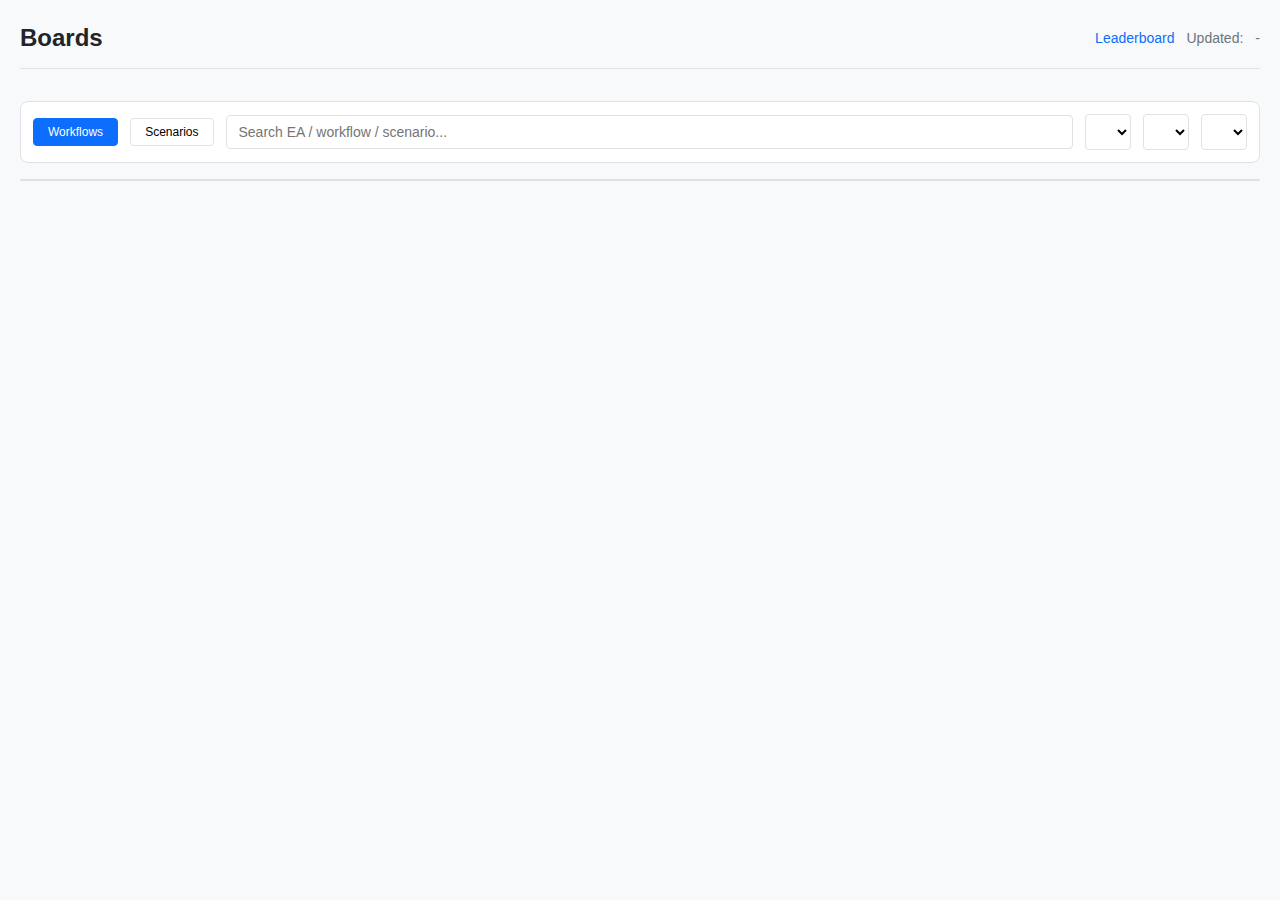
<file: reports/templates/boards_spa.html>
<!DOCTYPE html>
<html lang="en">
<head>
    <meta charset="UTF-8">
    <meta name="viewport" content="width=device-width, initial-scale=1.0">
    <title>EA Stress Test - Boards</title>
    <style>
        :root {
            --bg: #f8f9fa;
            --panel: #ffffff;
            --border: #dee2e6;
            --text: #212529;
            --text-muted: #6c757d;
            --accent: #0d6efd;
            --good: #198754;
            --warn: #ffc107;
            --bad: #dc3545;
        }

        * { box-sizing: border-box; margin: 0; padding: 0; }

        body {
            font-family: -apple-system, BlinkMacSystemFont, 'Segoe UI', Roboto, Oxygen, Ubuntu, sans-serif;
            background: var(--bg);
            color: var(--text);
            line-height: 1.5;
        }

        .container {
            max-width: 1600px;
            margin: 0 auto;
            padding: 20px;
        }

        .header {
            display: flex;
            justify-content: space-between;
            align-items: center;
            flex-wrap: wrap;
            gap: 16px;
            margin-bottom: 16px;
            padding-bottom: 12px;
            border-bottom: 1px solid var(--border);
        }

        .header h1 {
            font-size: 1.5rem;
            font-weight: 600;
        }

        .header-meta {
            display: flex;
            gap: 12px;
            flex-wrap: wrap;
            color: var(--text-muted);
            font-size: 0.875rem;
        }

        .summary-grid {
            display: grid;
            grid-template-columns: repeat(auto-fit, minmax(160px, 1fr));
            gap: 12px;
            margin-bottom: 16px;
        }

        .summary-card {
            background: var(--panel);
            border: 1px solid var(--border);
            border-radius: 8px;
            padding: 14px;
            text-align: center;
        }

        .summary-card .value {
            font-size: 1.75rem;
            font-weight: 700;
        }

        .summary-card .label {
            font-size: 0.75rem;
            color: var(--text-muted);
            text-transform: uppercase;
        }

        .toolbar {
            display: flex;
            gap: 12px;
            flex-wrap: wrap;
            padding: 12px;
            background: var(--panel);
            border: 1px solid var(--border);
            border-radius: 8px;
            margin-bottom: 16px;
            align-items: center;
        }

        .toggle-btn {
            padding: 6px 14px;
            border: 1px solid var(--border);
            border-radius: 4px;
            background: var(--panel);
            cursor: pointer;
            font-size: 0.75rem;
            transition: all 0.2s;
        }

        .toggle-btn:hover { background: var(--bg); }
        .toggle-btn.active { background: var(--accent); color: white; border-color: var(--accent); }

        .search-input, .select-input {
            padding: 8px 12px;
            border: 1px solid var(--border);
            border-radius: 4px;
            font-size: 0.875rem;
            background: var(--panel);
        }

        .search-input { flex: 1; min-width: 240px; }

        .table-container {
            background: var(--panel);
            border: 1px solid var(--border);
            border-radius: 8px;
            overflow-x: auto;
        }

        table {
            width: 100%;
            border-collapse: collapse;
            font-size: 0.8125rem;
        }

        th, td {
            padding: 10px 12px;
            text-align: right;
            border-bottom: 1px solid var(--border);
            white-space: nowrap;
        }

        th {
            background: var(--bg);
            font-weight: 600;
            color: var(--text-muted);
            position: sticky;
            top: 0;
        }
        th.sortable { cursor: pointer; user-select: none; }
        th.sortable:hover { background: #eef1f5; }
        th.sorted { color: var(--text); }
        .sort-icon { margin-left: 6px; font-size: 0.75rem; color: var(--text-muted); }

        td.left, th.left { text-align: left; }
        td.center, th.center { text-align: center; }

        tbody tr:hover { background: #f8f9fa; }

        .pill {
            display: inline-block;
            padding: 3px 8px;
            border-radius: 4px;
            font-size: 0.7rem;
            border: 1px solid var(--border);
            color: var(--text-muted);
            background: rgba(108, 117, 125, 0.08);
        }

        .pill.good { border-color: var(--good); color: var(--good); background: rgba(25, 135, 84, 0.08); }
        .pill.bad { border-color: var(--bad); color: var(--bad); background: rgba(220, 53, 69, 0.08); }

        a { color: var(--accent); text-decoration: none; }
        a:hover { text-decoration: underline; }

        .muted { color: var(--text-muted); }
    </style>
</head>
<body>
    <div class="container">
        <header class="header">
            <div>
                <h1>Boards</h1>
                <div class="header-meta" id="headerMeta"></div>
            </div>
            <div class="header-meta">
                <a href="../leaderboard/index.html">Leaderboard</a>
                <span class="muted">Updated:</span>
                <span id="updatedAt">-</span>
            </div>
        </header>

        <div class="summary-grid" id="summaryGrid"></div>

        <div class="toolbar">
            <button class="toggle-btn active" id="viewWorkflowsBtn" onclick="setView('workflows')">Workflows</button>
            <button class="toggle-btn" id="viewScenariosBtn" onclick="setView('scenarios')">Scenarios</button>

            <input class="search-input" id="searchInput" placeholder="Search EA / workflow / scenario...">

            <select class="select-input" id="eaFilter"></select>
            <select class="select-input" id="symbolFilter"></select>
            <select class="select-input" id="tfFilter"></select>

            <select class="select-input" id="modelFilter" style="display:none;"></select>
            <select class="select-input" id="variantFilter" style="display:none;"></select>
            <select class="select-input" id="windowFilter" style="display:none;"></select>
        </div>

        <div class="table-container" id="workflowsTable"></div>
        <div class="table-container" id="scenariosTable" style="display:none;"></div>
    </div>

    <script>
        const DATA = {{DATA_JSON}};

        let currentView = 'workflows';

        const els = {
            search: document.getElementById('searchInput'),
            ea: document.getElementById('eaFilter'),
            symbol: document.getElementById('symbolFilter'),
            tf: document.getElementById('tfFilter'),
            model: document.getElementById('modelFilter'),
            variant: document.getElementById('variantFilter'),
            window: document.getElementById('windowFilter'),
            workflowsTable: document.getElementById('workflowsTable'),
            scenariosTable: document.getElementById('scenariosTable'),
            viewWorkflowsBtn: document.getElementById('viewWorkflowsBtn'),
            viewScenariosBtn: document.getElementById('viewScenariosBtn'),
        };

        function formatMoney(value) {
            const num = Number(value) || 0;
            const sign = num >= 0 ? '' : '-';
            return sign + '£' + Math.abs(num).toFixed(0);
        }

        function formatNum(value, digits = 2) {
            const num = Number(value) || 0;
            return num.toFixed(digits);
        }

        function uniq(values) {
            return [...new Set(values.filter(v => v != null && v !== ''))].sort();
        }

        function setView(view) {
            currentView = view;
            els.viewWorkflowsBtn.classList.toggle('active', view === 'workflows');
            els.viewScenariosBtn.classList.toggle('active', view === 'scenarios');
            els.workflowsTable.style.display = view === 'workflows' ? 'block' : 'none';
            els.scenariosTable.style.display = view === 'scenarios' ? 'block' : 'none';

            const showScenarioFilters = view === 'scenarios';
            els.model.style.display = showScenarioFilters ? 'inline-block' : 'none';
            els.variant.style.display = showScenarioFilters ? 'inline-block' : 'none';
            els.window.style.display = showScenarioFilters ? 'inline-block' : 'none';
            render();
        }

        function populateFilters() {
            const workflows = DATA.workflows || [];
            const scenarios = DATA.scenarios || [];

            const addOptions = (select, values, label = 'All') => {
                select.innerHTML = '';
                const optAll = document.createElement('option');
                optAll.value = 'all';
                optAll.textContent = label;
                select.appendChild(optAll);
                values.forEach(v => {
                    const o = document.createElement('option');
                    o.value = v;
                    o.textContent = v;
                    select.appendChild(o);
                });
            };

            addOptions(els.ea, uniq(workflows.map(w => w.ea_name)), 'All EAs');
            addOptions(els.symbol, uniq(workflows.map(w => w.symbol)), 'All Symbols');
            addOptions(els.tf, uniq(workflows.map(w => w.timeframe)), 'All TFs');

            addOptions(els.model, ['1', '0'], 'All Models');
            addOptions(els.variant, uniq(scenarios.map(s => s.variant || 'base')), 'All Variants');
            addOptions(els.window, uniq(scenarios.map(s => s.window_id || s.window_label)), 'All Windows');
        }

        function passesBaseFilters(item) {
            const q = (els.search.value || '').trim().toLowerCase();
            const ea = els.ea.value;
            const sym = els.symbol.value;
            const tf = els.tf.value;

            if (ea !== 'all' && (item.ea_name || '') !== ea) return false;
            if (sym !== 'all' && (item.symbol || '') !== sym) return false;
            if (tf !== 'all' && (item.timeframe || '') !== tf) return false;

            if (q) {
                const hay = `${item.ea_name || ''} ${item.workflow_id || ''} ${item.symbol || ''} ${item.timeframe || ''} ${item.scenario_label || ''} ${item.scenario_id || ''} ${item.window_label || ''}`.toLowerCase();
                if (!hay.includes(q)) return false;
            }
            return true;
        }

        const workflowSort = { key: 'created_at', desc: true };
        const scenarioSort = { key: 'created_at', desc: true };

        function sortRows(rows, sortState, kind) {
            const copy = [...(rows || [])];
            const key = sortState.key;
            const desc = !!sortState.desc;

            const value = (row) => {
                if (!row) return null;
                if (kind === 'scenario' && key === 'overlay_costs') {
                    const sp = row.overlay_spread_pips;
                    const sl = row.overlay_slippage_pips;
                    if (sp != null || sl != null) return (Number(sp) || 0) * 1000 + (Number(sl) || 0);
                    if (row.spread_points != null) return Number(row.spread_points) || 0;
                    return -1;
                }
                return row[key];
            };

            const cmp = (a, b) => {
                const av = value(a);
                const bv = value(b);
                if (av == null && bv == null) return 0;
                if (av == null) return 1;
                if (bv == null) return -1;

                if (typeof av === 'boolean' || typeof bv === 'boolean') {
                    const ar = av === true ? 2 : (av === false ? 1 : 0);
                    const br = bv === true ? 2 : (bv === false ? 1 : 0);
                    return ar - br;
                }

                if (typeof av === 'number' && typeof bv === 'number') return av - bv;
                return String(av).localeCompare(String(bv));
            };

            copy.sort((a, b) => desc ? -cmp(a, b) : cmp(a, b));
            return copy;
        }

        function attachSortHandlers(tableEl, sortState) {
            if (!tableEl) return;
            tableEl.querySelectorAll('th[data-sort]').forEach(th => {
                th.classList.add('sortable');
                th.onclick = () => {
                    const key = th.dataset.sort;
                    if (sortState.key === key) sortState.desc = !sortState.desc;
                    else { sortState.key = key; sortState.desc = true; }
                    render();
                };
            });

            tableEl.querySelectorAll('th[data-sort]').forEach(th => {
                th.classList.toggle('sorted', th.dataset.sort === sortState.key);
                th.querySelectorAll('.sort-icon').forEach(n => n.remove());
                if (th.dataset.sort === sortState.key) {
                    th.insertAdjacentHTML('beforeend', `<span class="sort-icon">${sortState.desc ? '&darr;' : '&uarr;'}</span>`);
                }
            });
        }

        function renderWorkflows() {
            const rows = (DATA.workflows || []).filter(passesBaseFilters);
            const sorted = sortRows(rows, workflowSort, 'workflow');
            const html = `
                <table>
                    <thead>
                        <tr>
                            <th class="left" data-sort="ea_name">EA</th>
                            <th data-sort="symbol">Symbol</th>
                            <th data-sort="timeframe">TF</th>
                            <th data-sort="score_num">Score</th>
                            <th data-sort="profit_num">Profit</th>
                            <th data-sort="pf_num">PF</th>
                            <th data-sort="dd_num">DD%</th>
                            <th data-sort="trades_num">Trades</th>
                            <th class="center" data-sort="go_live_ready">Go-live</th>
                            <th class="left" data-sort="status">Status</th>
                            <th class="left" data-sort="created_at">Created</th>
                        </tr>
                    </thead>
                    <tbody>
                        ${sorted.map(w => `
                            <tr>
                                <td class="left"><a href="${w.dashboard_link}">${w.ea_name}</a><div class="muted">${w.workflow_id}</div></td>
                                <td>${w.symbol || '-'}</td>
                                <td>${w.timeframe || '-'}</td>
                                <td>${formatNum(w.score_num || 0, 1)}</td>
                                <td>${formatMoney(w.profit_num || 0)}</td>
                                <td>${formatNum(w.pf_num || 0, 2)}</td>
                                <td>${formatNum(w.dd_num || 0, 1)}%</td>
                                <td>${(w.trades_num || 0).toLocaleString()}</td>
                                <td class="center">${w.go_live_ready === true ? '<span class="pill good">YES</span>' : (w.go_live_ready === false ? '<span class="pill bad">NO</span>' : '<span class="pill">-</span>')}</td>
                                <td class="left">${w.status || '-'}</td>
                                <td class="left">${w.created_at || '-'}</td>
                            </tr>
                        `).join('')}
                    </tbody>
                </table>
            `;
            els.workflowsTable.innerHTML = html;
            attachSortHandlers(els.workflowsTable.querySelector('table'), workflowSort);
        }

        function renderScenarios() {
            const model = els.model.value;
            const variant = els.variant.value;
            const windowId = els.window.value;

            const rows = (DATA.scenarios || [])
                .filter(passesBaseFilters)
                .filter(s => model === 'all' ? true : String(s.model ?? '') === model)
                .filter(s => variant === 'all' ? true : String(s.variant || 'base') === variant)
                .filter(s => {
                    if (windowId === 'all') return true;
                    return String(s.window_id || s.window_label || '') === windowId;
                });

            const sorted = sortRows(rows, scenarioSort, 'scenario');

            const modelLabel = (m) => (m === 0 ? 'Tick' : (m === 1 ? 'OHLC (1m)' : (m ?? '-')));

            const costText = (s) => {
                const sp = s.overlay_spread_pips;
                const sl = s.overlay_slippage_pips;
                const sides = s.overlay_slippage_sides;
                if (sp != null || sl != null) {
                    const spTxt = sp != null ? `${Number(sp).toFixed(0)}p` : '-';
                    const slTxt = sl != null ? `${Number(sl).toFixed(0)}p` : '-';
                    const sidesTxt = sides != null ? `×${sides}` : '';
                    return `sp ${spTxt}, sl ${slTxt}${sidesTxt}`;
                }
                if (s.spread_points != null) return `${s.spread_points} pts`;
                return '-';
            };

            const tickFilesPill = (s) => {
                if (Number(s.model) !== 0) return '<span class="pill">-</span>';
                if (s.tick_files_ok === true) return '<span class="pill good">FILES OK</span>';
                if (s.tick_files_ok === false) {
                    const missing = Array.isArray(s.tick_files_missing) ? s.tick_files_missing : [];
                    const title = missing.length ? `Missing: ${missing.join(', ')}` : 'Missing tick files';
                    const label = missing.length ? `MISSING ${missing.length}` : 'MISSING';
                    return `<span class="pill bad" title="${title}">${label}</span>`;
                }
                return '<span class="pill">-</span>';
            };

            const html = `
                <table>
                    <thead>
                        <tr>
                            <th class="left" data-sort="workflow_id">Workflow</th>
                            <th class="left" data-sort="scenario_label">Scenario</th>
                            <th class="left" data-sort="window_id">Window</th>
                            <th data-sort="model">Model</th>
                            <th data-sort="variant">Variant</th>
                            <th class="left" data-sort="overlay_costs">Costs</th>
                            <th data-sort="profit_num">Profit</th>
                            <th data-sort="pf_num">PF</th>
                            <th data-sort="dd_num">DD%</th>
                            <th data-sort="trades_num">Trades</th>
                            <th data-sort="hq_num">HQ%</th>
                            <th class="center" data-sort="tick_files_ok">Tick Files</th>
                            <th class="center" data-sort="success">OK</th>
                        </tr>
                    </thead>
                    <tbody>
                        ${sorted.map(s => `
                            <tr style="${s.success ? '' : 'opacity:0.6;'}">
                                <td class="left"><a href="${s.dashboard_link}">${s.ea_name}</a><div class="muted">${s.symbol || ''} ${s.timeframe || ''}</div></td>
                                <td class="left">${s.scenario_label || s.scenario_id || '-'}</td>
                                <td class="left">${s.window_label || s.window_id || ''}<div class="muted">${(s.from_date && s.to_date) ? `${s.from_date} → ${s.to_date}` : ''}</div></td>
                                <td>${modelLabel(s.model)}</td>
                                <td>${s.variant || 'base'}</td>
                                <td class="left">${costText(s)}</td>
                                <td>${formatMoney(s.profit_num || 0)}</td>
                                <td>${formatNum(s.pf_num || 0, 2)}</td>
                                <td>${formatNum(s.dd_num || 0, 1)}%</td>
                                <td>${(s.trades_num || 0).toLocaleString()}</td>
                                <td>${formatNum(s.hq_num || 0, 1)}%</td>
                                <td class="center">${tickFilesPill(s)}</td>
                                <td class="center">${s.success ? '<span class="pill good">✓</span>' : '<span class="pill bad">✕</span>'}</td>
                            </tr>
                        `).join('')}
                    </tbody>
                </table>
            `;
            els.scenariosTable.innerHTML = html;
            attachSortHandlers(els.scenariosTable.querySelector('table'), scenarioSort);
        }

        function render() {
            renderWorkflows();
            renderScenarios();
        }

        function init() {
            document.getElementById('updatedAt').textContent = DATA.updated_at || '-';
            document.getElementById('headerMeta').textContent =
                `${DATA.counts?.workflows || 0} workflows | ${DATA.counts?.scenarios || 0} scenarios`;

            document.getElementById('summaryGrid').innerHTML = `
                <div class="summary-card"><div class="value">${(DATA.counts?.workflows || 0).toLocaleString()}</div><div class="label">Workflows</div></div>
                <div class="summary-card"><div class="value">${(DATA.counts?.scenarios || 0).toLocaleString()}</div><div class="label">Scenarios</div></div>
                <div class="summary-card"><div class="value">${(DATA.counts?.unique_eas || 0).toLocaleString()}</div><div class="label">Unique EAs</div></div>
                <div class="summary-card"><div class="value">${(DATA.counts?.unique_symbols || 0).toLocaleString()}</div><div class="label">Unique Symbols</div></div>
            `;

            populateFilters();

            [els.search, els.ea, els.symbol, els.tf, els.model, els.variant, els.window].forEach(el => {
                el.addEventListener('input', render);
                el.addEventListener('change', render);
            });

            render();
        }

        init();
        // Final override: ensure currency symbol renders correctly even if a prior
        // generator/template wrote a corrupted glyph.
        function formatMoney(value) {
            const num = Number(value) || 0;
            const sign = num >= 0 ? '' : '-';
            const pound = String.fromCharCode(163);
            return sign + pound + Math.abs(num).toFixed(0);
        }
    </script>
</body>
</html>
</file>
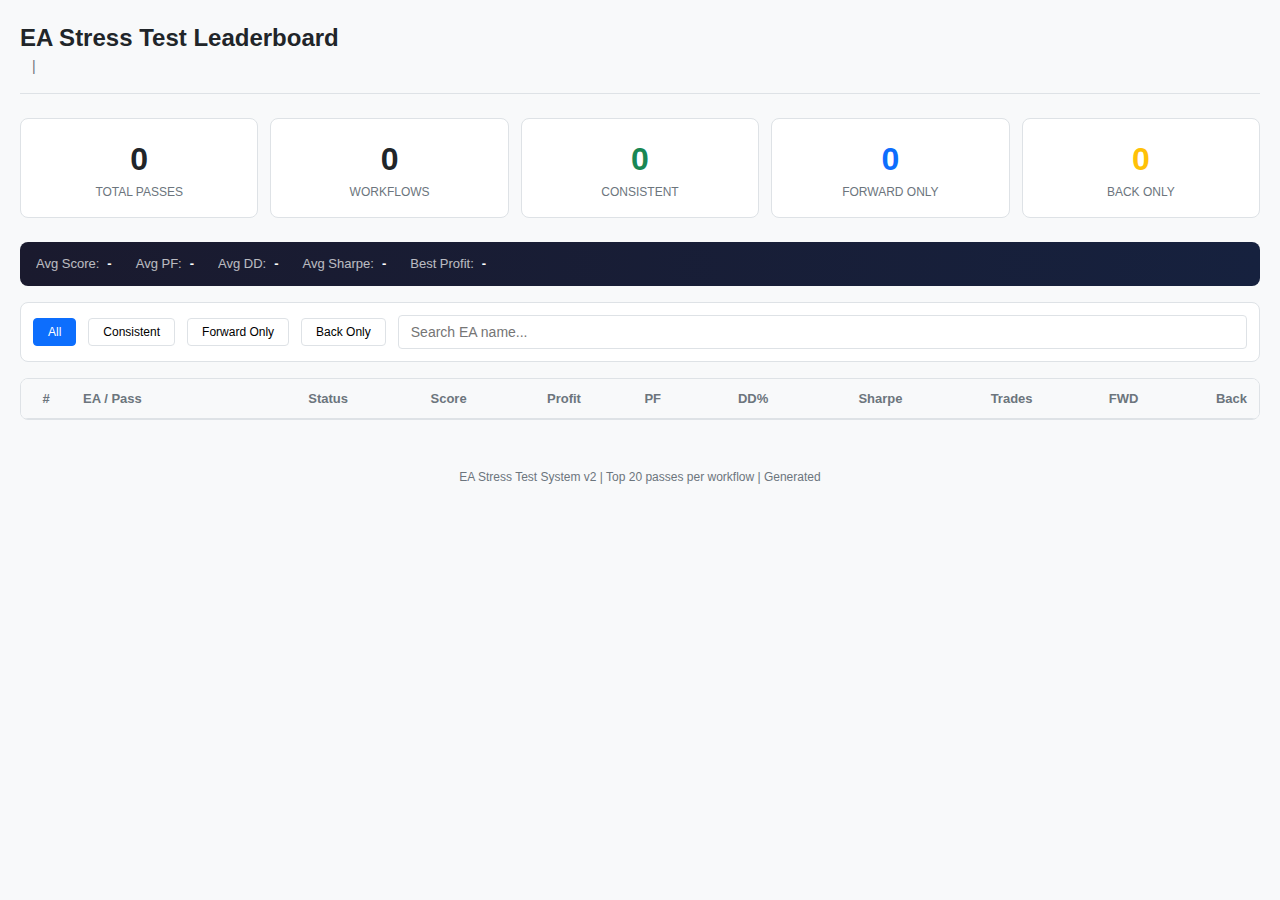
<file: reports/templates/leaderboard_spa.html>
<!DOCTYPE html>
<html lang="en">
<head>
    <meta charset="UTF-8">
    <meta name="viewport" content="width=device-width, initial-scale=1.0">
    <title>EA Stress Test - Leaderboard</title>
    <style>
        :root {
            --bg: #f8f9fa;
            --panel: #ffffff;
            --border: #dee2e6;
            --text: #212529;
            --text-muted: #6c757d;
            --accent: #0d6efd;
            --good: #198754;
            --warn: #ffc107;
            --bad: #dc3545;
            --forward: #0d6efd;
        }

        * { box-sizing: border-box; margin: 0; padding: 0; }

        body {
            font-family: -apple-system, BlinkMacSystemFont, 'Segoe UI', Roboto, Oxygen, Ubuntu, sans-serif;
            background: var(--bg);
            color: var(--text);
            line-height: 1.5;
        }

        .container {
            max-width: 1400px;
            margin: 0 auto;
            padding: 20px;
        }

        /* Header */
        .header {
            display: flex;
            justify-content: space-between;
            align-items: center;
            flex-wrap: wrap;
            gap: 16px;
            margin-bottom: 24px;
            padding-bottom: 16px;
            border-bottom: 1px solid var(--border);
        }

        .header h1 {
            font-size: 1.5rem;
            font-weight: 600;
        }

        .header-meta {
            display: flex;
            gap: 12px;
            flex-wrap: wrap;
            color: var(--text-muted);
            font-size: 0.875rem;
        }

        /* Summary Cards */
        .summary-grid {
            display: grid;
            grid-template-columns: repeat(auto-fit, minmax(140px, 1fr));
            gap: 12px;
            margin-bottom: 24px;
        }

        .summary-card {
            background: var(--panel);
            border: 1px solid var(--border);
            border-radius: 8px;
            padding: 16px;
            text-align: center;
        }

        .summary-card .value {
            font-size: 2rem;
            font-weight: 700;
        }

        .summary-card .label {
            font-size: 0.75rem;
            color: var(--text-muted);
            text-transform: uppercase;
        }

        .summary-card.consistent .value { color: var(--good); }
        .summary-card.forward .value { color: var(--forward); }
        .summary-card.back .value { color: var(--warn); }

        /* Quick Stats Row */
        .quick-stats {
            display: flex;
            gap: 24px;
            padding: 12px 16px;
            background: linear-gradient(90deg, #1a1a2e 0%, #16213e 100%);
            color: white;
            border-radius: 8px;
            margin-bottom: 16px;
            font-size: 0.8125rem;
            flex-wrap: wrap;
        }

        .quick-stats .stat {
            display: flex;
            gap: 8px;
            align-items: center;
        }

        .quick-stats .stat-label { opacity: 0.7; }
        .quick-stats .stat-value { font-weight: 600; }

        /* Filter Bar */
        .filter-bar {
            display: flex;
            gap: 12px;
            flex-wrap: wrap;
            padding: 12px;
            background: var(--panel);
            border: 1px solid var(--border);
            border-radius: 8px;
            margin-bottom: 16px;
            align-items: center;
        }

        .filter-btn {
            padding: 6px 14px;
            border: 1px solid var(--border);
            border-radius: 4px;
            background: var(--panel);
            cursor: pointer;
            font-size: 0.75rem;
            transition: all 0.2s;
        }

        .filter-btn:hover { background: var(--bg); }
        .filter-btn.active { background: var(--accent); color: white; border-color: var(--accent); }

        .search-input {
            flex: 1;
            min-width: 200px;
            padding: 8px 12px;
            border: 1px solid var(--border);
            border-radius: 4px;
            font-size: 0.875rem;
        }

        /* Main Table */
        .table-container {
            background: var(--panel);
            border: 1px solid var(--border);
            border-radius: 8px;
            overflow-x: auto;
        }

        .leaderboard-table {
            width: 100%;
            border-collapse: collapse;
            font-size: 0.8125rem;
        }

        .leaderboard-table th,
        .leaderboard-table td {
            padding: 10px 12px;
            text-align: right;
            border-bottom: 1px solid var(--border);
            white-space: nowrap;
        }

        .leaderboard-table th {
            background: var(--bg);
            font-weight: 600;
            color: var(--text-muted);
            position: sticky;
            top: 0;
            cursor: pointer;
            user-select: none;
        }

        .leaderboard-table th:hover { background: #e9ecef; }
        .leaderboard-table th.sorted { color: var(--accent); }
        .leaderboard-table th .sort-icon { margin-left: 4px; font-size: 0.7rem; }

        .leaderboard-table td:first-child,
        .leaderboard-table th:first-child { text-align: center; width: 50px; }
        .leaderboard-table td:nth-child(2),
        .leaderboard-table th:nth-child(2) { text-align: left; }

        .leaderboard-table tbody tr {
            cursor: pointer;
            transition: background 0.15s;
        }

        .leaderboard-table tbody tr:hover { background: #f8f9fa; }

        /* EA Name Cell */
        .ea-cell {
            display: flex;
            flex-direction: column;
        }
        .ea-name { font-weight: 600; }
        .ea-meta { font-size: 0.7rem; color: var(--text-muted); }

        /* Status Badge */
        .status-badge {
            display: inline-block;
            padding: 3px 8px;
            border-radius: 4px;
            font-size: 0.7rem;
            font-weight: 500;
        }

        .status-badge.consistent { background: rgba(25, 135, 84, 0.1); color: var(--good); }
        .status-badge.forward_only { background: rgba(13, 110, 253, 0.1); color: var(--forward); }
        .status-badge.back_only { background: rgba(255, 193, 7, 0.1); color: #997404; }
        .status-badge.mixed { background: rgba(108, 117, 125, 0.1); color: var(--text-muted); }

        .positive { color: var(--good); }
        .negative { color: var(--bad); }

        /* Score Cell */
        .score-cell {
            font-weight: 700;
            font-size: 0.9rem;
        }

        /* Empty State */
        .empty-state {
            padding: 48px;
            text-align: center;
            color: var(--text-muted);
        }

        /* Footer */
        .footer {
            text-align: center;
            padding: 24px;
            color: var(--text-muted);
            font-size: 0.75rem;
            margin-top: 24px;
        }
    </style>
</head>
<body>
    <div class="container">
        <!-- Header -->
        <header class="header">
            <div>
                <h1>EA Stress Test Leaderboard</h1>
                <div class="header-meta">
                    <span id="summaryText"></span>
                    <span>|</span>
                    <span id="lastUpdated"></span>
                </div>
            </div>
        </header>

        <!-- Summary Cards -->
        <div class="summary-grid">
            <div class="summary-card">
                <div class="value" id="totalCount">0</div>
                <div class="label">Total Passes</div>
            </div>
            <div class="summary-card">
                <div class="value" id="workflowCount">0</div>
                <div class="label">Workflows</div>
            </div>
            <div class="summary-card consistent">
                <div class="value" id="consistentCount">0</div>
                <div class="label">Consistent</div>
            </div>
            <div class="summary-card forward">
                <div class="value" id="forwardCount">0</div>
                <div class="label">Forward Only</div>
            </div>
            <div class="summary-card back">
                <div class="value" id="backCount">0</div>
                <div class="label">Back Only</div>
            </div>
        </div>

        <!-- Quick Stats -->
        <div class="quick-stats">
            <div class="stat">
                <span class="stat-label">Avg Score:</span>
                <span class="stat-value" id="avgScore">-</span>
            </div>
            <div class="stat">
                <span class="stat-label">Avg PF:</span>
                <span class="stat-value" id="avgPF">-</span>
            </div>
            <div class="stat">
                <span class="stat-label">Avg DD:</span>
                <span class="stat-value" id="avgDD">-</span>
            </div>
            <div class="stat">
                <span class="stat-label">Avg Sharpe:</span>
                <span class="stat-value" id="avgSharpe">-</span>
            </div>
            <div class="stat">
                <span class="stat-label">Best Profit:</span>
                <span class="stat-value" id="bestProfit">-</span>
            </div>
        </div>

        <!-- Filter Bar -->
        <div class="filter-bar">
            <button class="filter-btn active" data-filter="all">All</button>
            <button class="filter-btn" data-filter="consistent">Consistent</button>
            <button class="filter-btn" data-filter="forward_only">Forward Only</button>
            <button class="filter-btn" data-filter="back_only">Back Only</button>
            <input type="text" class="search-input" id="searchInput" placeholder="Search EA name...">
        </div>

        <!-- Leaderboard Table -->
        <div class="table-container">
            <table class="leaderboard-table" id="leaderboardTable">
                <thead>
                    <tr>
                        <th data-sort="rank">#</th>
                        <th data-sort="ea_name">EA / Pass</th>
                        <th data-sort="status">Status</th>
                        <th data-sort="score">Score</th>
                        <th data-sort="profit">Profit</th>
                        <th data-sort="pf">PF</th>
                        <th data-sort="dd">DD%</th>
                        <th data-sort="sharpe">Sharpe</th>
                        <th data-sort="trades">Trades</th>
                        <th data-sort="forward">FWD</th>
                        <th data-sort="back">Back</th>
                    </tr>
                </thead>
                <tbody id="leaderboardBody"></tbody>
            </table>
            <div class="empty-state" id="emptyState" style="display: none;">
                No passes match your filters.
            </div>
        </div>

        <footer class="footer">
            EA Stress Test System v2 | Top 20 passes per workflow | Generated <span id="genDate"></span>
        </footer>
    </div>

    <script>
        // DATA will be embedded here by the generator
        const DATA = {{DATA_JSON}};

        let currentFilter = 'all';
        let searchTerm = '';
        let currentSort = { key: 'score', desc: true };

        // Initialize
        document.addEventListener('DOMContentLoaded', () => {
            initSummary();
            initFilters();
            initTable();
            renderTable();
            document.getElementById('lastUpdated').textContent = `Updated: ${DATA.updated_at || '-'}`;
            document.getElementById('genDate').textContent = new Date().toLocaleString();
        });

        function initSummary() {
            const passes = DATA.passes || [];

            document.getElementById('totalCount').textContent = passes.length;
            document.getElementById('workflowCount').textContent = DATA.workflows_processed || 0;
            document.getElementById('consistentCount').textContent = passes.filter(p => p.status === 'consistent').length;
            document.getElementById('forwardCount').textContent = passes.filter(p => p.status === 'forward_only').length;
            document.getElementById('backCount').textContent = passes.filter(p => p.status === 'back_only').length;

            document.getElementById('summaryText').textContent =
                `${passes.length} passes from ${DATA.workflows_processed || 0} workflow(s)`;

            // Averages
            if (passes.length > 0) {
                const avgScore = passes.reduce((s, p) => s + (p.score_num || 0), 0) / passes.length;
                const avgPF = passes.reduce((s, p) => s + (p.pf_num || 0), 0) / passes.length;
                const avgDD = passes.reduce((s, p) => s + (p.dd_num || 0), 0) / passes.length;
                const avgSharpe = passes.reduce((s, p) => s + (p.sharpe_num || 0), 0) / passes.length;
                const bestProfit = Math.max(...passes.map(p => p.profit_num || 0));

                document.getElementById('avgScore').textContent = avgScore.toFixed(1);
                document.getElementById('avgPF').textContent = avgPF.toFixed(2);
                document.getElementById('avgDD').textContent = avgDD.toFixed(1) + '%';
                document.getElementById('avgSharpe').textContent = avgSharpe.toFixed(1);
                document.getElementById('bestProfit').textContent = '£' + bestProfit.toLocaleString();
            }
        }

        function initFilters() {
            document.querySelectorAll('.filter-btn').forEach(btn => {
                btn.addEventListener('click', () => {
                    document.querySelectorAll('.filter-btn').forEach(b => b.classList.remove('active'));
                    btn.classList.add('active');
                    currentFilter = btn.dataset.filter;
                    renderTable();
                });
            });

            document.getElementById('searchInput').addEventListener('input', (e) => {
                searchTerm = e.target.value.toLowerCase();
                renderTable();
            });
        }

        function initTable() {
            document.querySelectorAll('#leaderboardTable th').forEach(th => {
                if (th.dataset.sort) {
                    th.addEventListener('click', () => sortTable(th.dataset.sort));
                }
            });
        }

        function sortTable(key) {
            if (currentSort.key === key) {
                currentSort.desc = !currentSort.desc;
            } else {
                currentSort.key = key;
                currentSort.desc = ['rank', 'dd'].includes(key) ? false : true;
            }

            // Update header styles
            document.querySelectorAll('#leaderboardTable th').forEach(th => {
                th.classList.remove('sorted');
                const icon = th.querySelector('.sort-icon');
                if (icon) icon.remove();

                if (th.dataset.sort === key) {
                    th.classList.add('sorted');
                    th.innerHTML += `<span class="sort-icon">${currentSort.desc ? '▼' : '▲'}</span>`;
                }
            });

            renderTable();
        }

        function renderTable() {
            const tbody = document.getElementById('leaderboardBody');
            const emptyState = document.getElementById('emptyState');
            tbody.innerHTML = '';

            let passes = [...(DATA.passes || [])];

            // Filter by status
            if (currentFilter !== 'all') {
                passes = passes.filter(p => p.status === currentFilter);
            }

            // Filter by search
            if (searchTerm) {
                passes = passes.filter(p =>
                    p.ea_name.toLowerCase().includes(searchTerm) ||
                    p.symbol.toLowerCase().includes(searchTerm)
                );
            }

            // Sort
            passes.sort((a, b) => {
                let aVal, bVal;

                switch (currentSort.key) {
                    case 'rank': aVal = a.rank; bVal = b.rank; break;
                    case 'ea_name': aVal = a.ea_name; bVal = b.ea_name; return currentSort.desc ? bVal.localeCompare(aVal) : aVal.localeCompare(bVal);
                    case 'status':
                        const statusOrder = { consistent: 0, forward_only: 1, back_only: 2, mixed: 3 };
                        aVal = statusOrder[a.status] || 4;
                        bVal = statusOrder[b.status] || 4;
                        break;
                    case 'score': aVal = a.score_num || 0; bVal = b.score_num || 0; break;
                    case 'profit': aVal = a.profit_num || 0; bVal = b.profit_num || 0; break;
                    case 'pf': aVal = a.pf_num || 0; bVal = b.pf_num || 0; break;
                    case 'dd': aVal = a.dd_num || 0; bVal = b.dd_num || 0; break;
                    case 'sharpe': aVal = a.sharpe_num || 0; bVal = b.sharpe_num || 0; break;
                    case 'trades': aVal = a.total_trades || 0; bVal = b.total_trades || 0; break;
                    case 'forward': aVal = a.forward_num || 0; bVal = b.forward_num || 0; break;
                    case 'back': aVal = a.back_num || 0; bVal = b.back_num || 0; break;
                    default: aVal = 0; bVal = 0;
                }

                return currentSort.desc ? bVal - aVal : aVal - bVal;
            });

            if (passes.length === 0) {
                emptyState.style.display = 'block';
                return;
            }

            emptyState.style.display = 'none';

            passes.forEach((p, idx) => {
                const tr = document.createElement('tr');
                tr.onclick = () => window.location.href = p.dashboard_link;

                const scoreClass = (p.score_num || 0) >= 5 ? 'positive' : (p.score_num || 0) < 3 ? 'negative' : '';
                const pfClass = (p.pf_num || 0) >= 1.5 ? 'positive' : (p.pf_num || 0) < 1 ? 'negative' : '';
                const ddClass = (p.dd_num || 0) <= 20 ? 'positive' : (p.dd_num || 0) > 30 ? 'negative' : '';
                const fwdClass = (p.forward_num || 0) > 0 ? 'positive' : 'negative';
                const backClass = (p.back_num || 0) > 0 ? 'positive' : 'negative';

                tr.innerHTML = `
                    <td><strong>${idx + 1}</strong></td>
                    <td>
                        <div class="ea-cell">
                            <span class="ea-name">${p.ea_name}</span>
                            <span class="ea-meta">${p.symbol} ${p.timeframe} | Pass #${p.pass_num}</span>
                        </div>
                    </td>
                    <td><span class="status-badge ${p.status}">${p.status_label || p.status}</span></td>
                    <td class="score-cell ${scoreClass}">${p.score}</td>
                    <td>${p.profit}</td>
                    <td class="${pfClass}">${p.profit_factor}</td>
                    <td class="${ddClass}">${p.max_drawdown_pct}</td>
                    <td>${p.sharpe_ratio}</td>
                    <td>${p.total_trades}</td>
                    <td class="${fwdClass}">${p.forward_result}</td>
                    <td class="${backClass}">${p.back_result}</td>
                `;

                tbody.appendChild(tr);
            });
        }
    </script>
</body>
</html>
</file>
